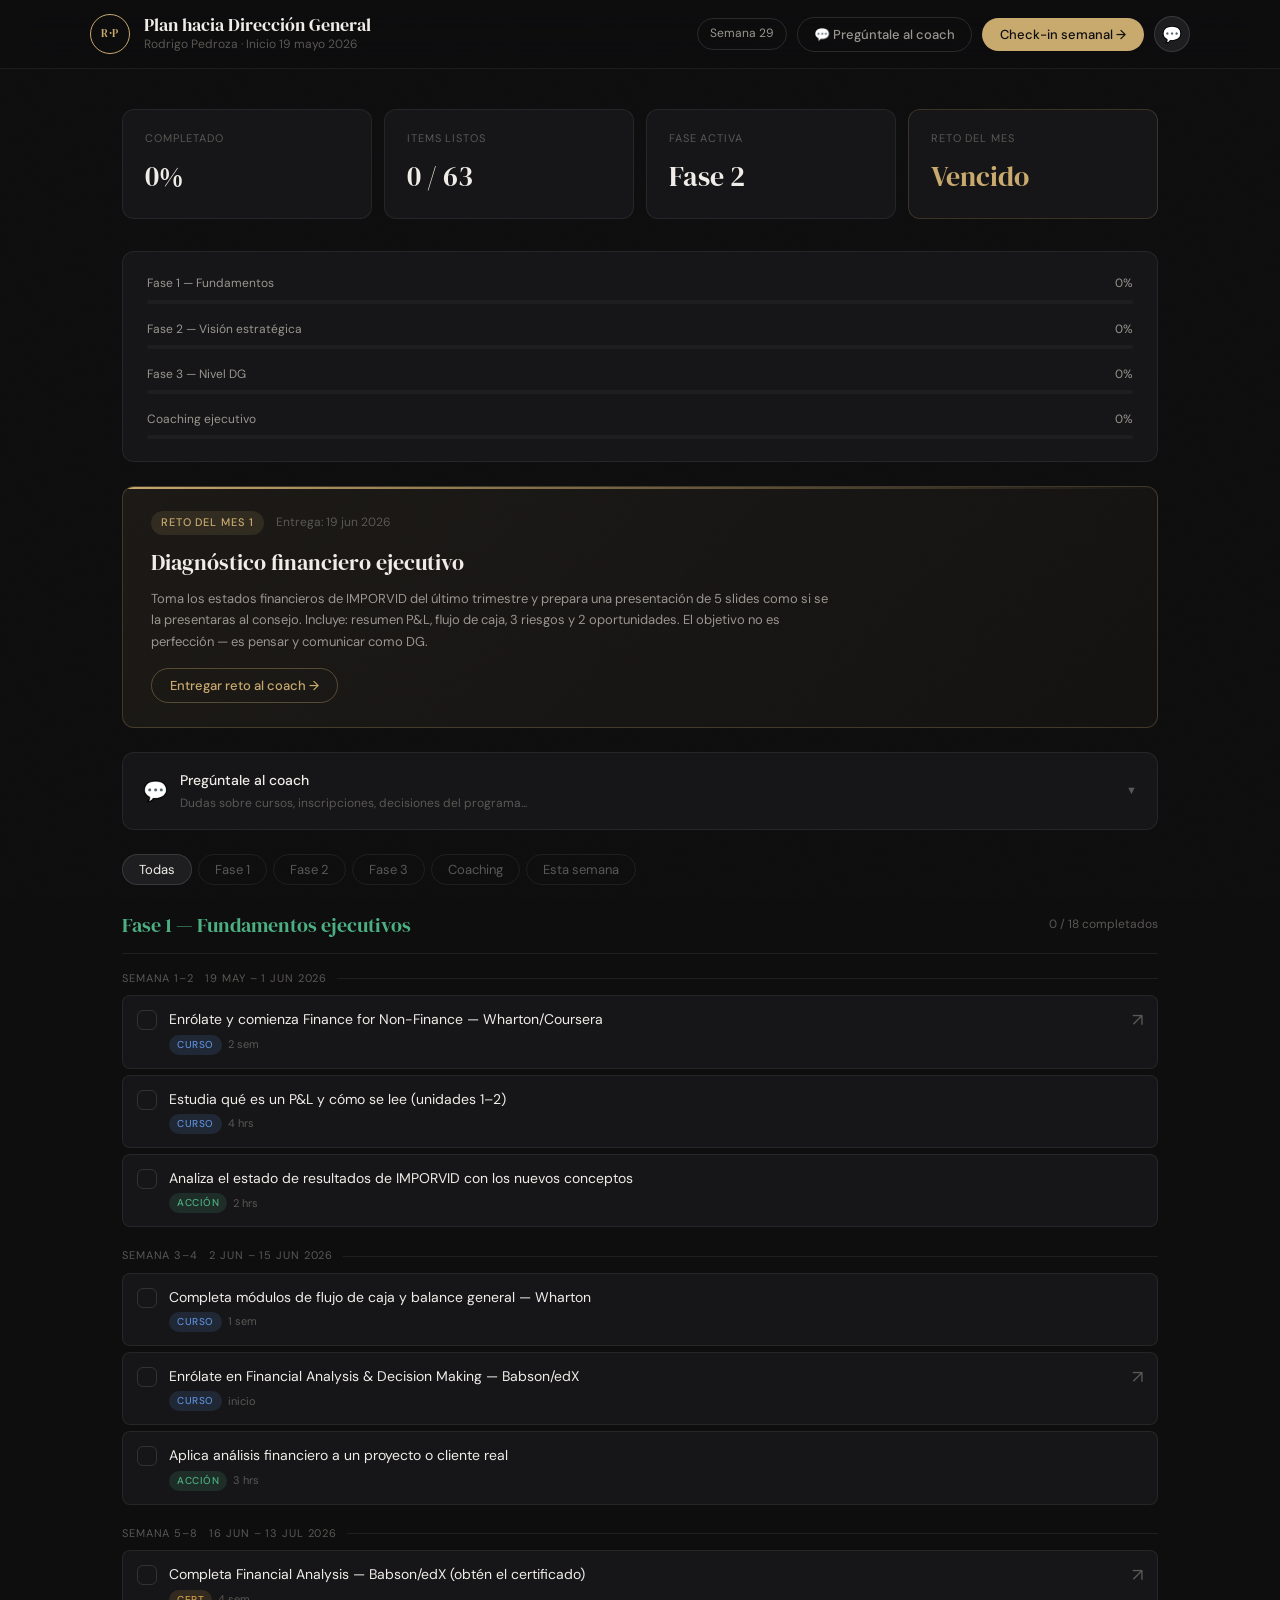
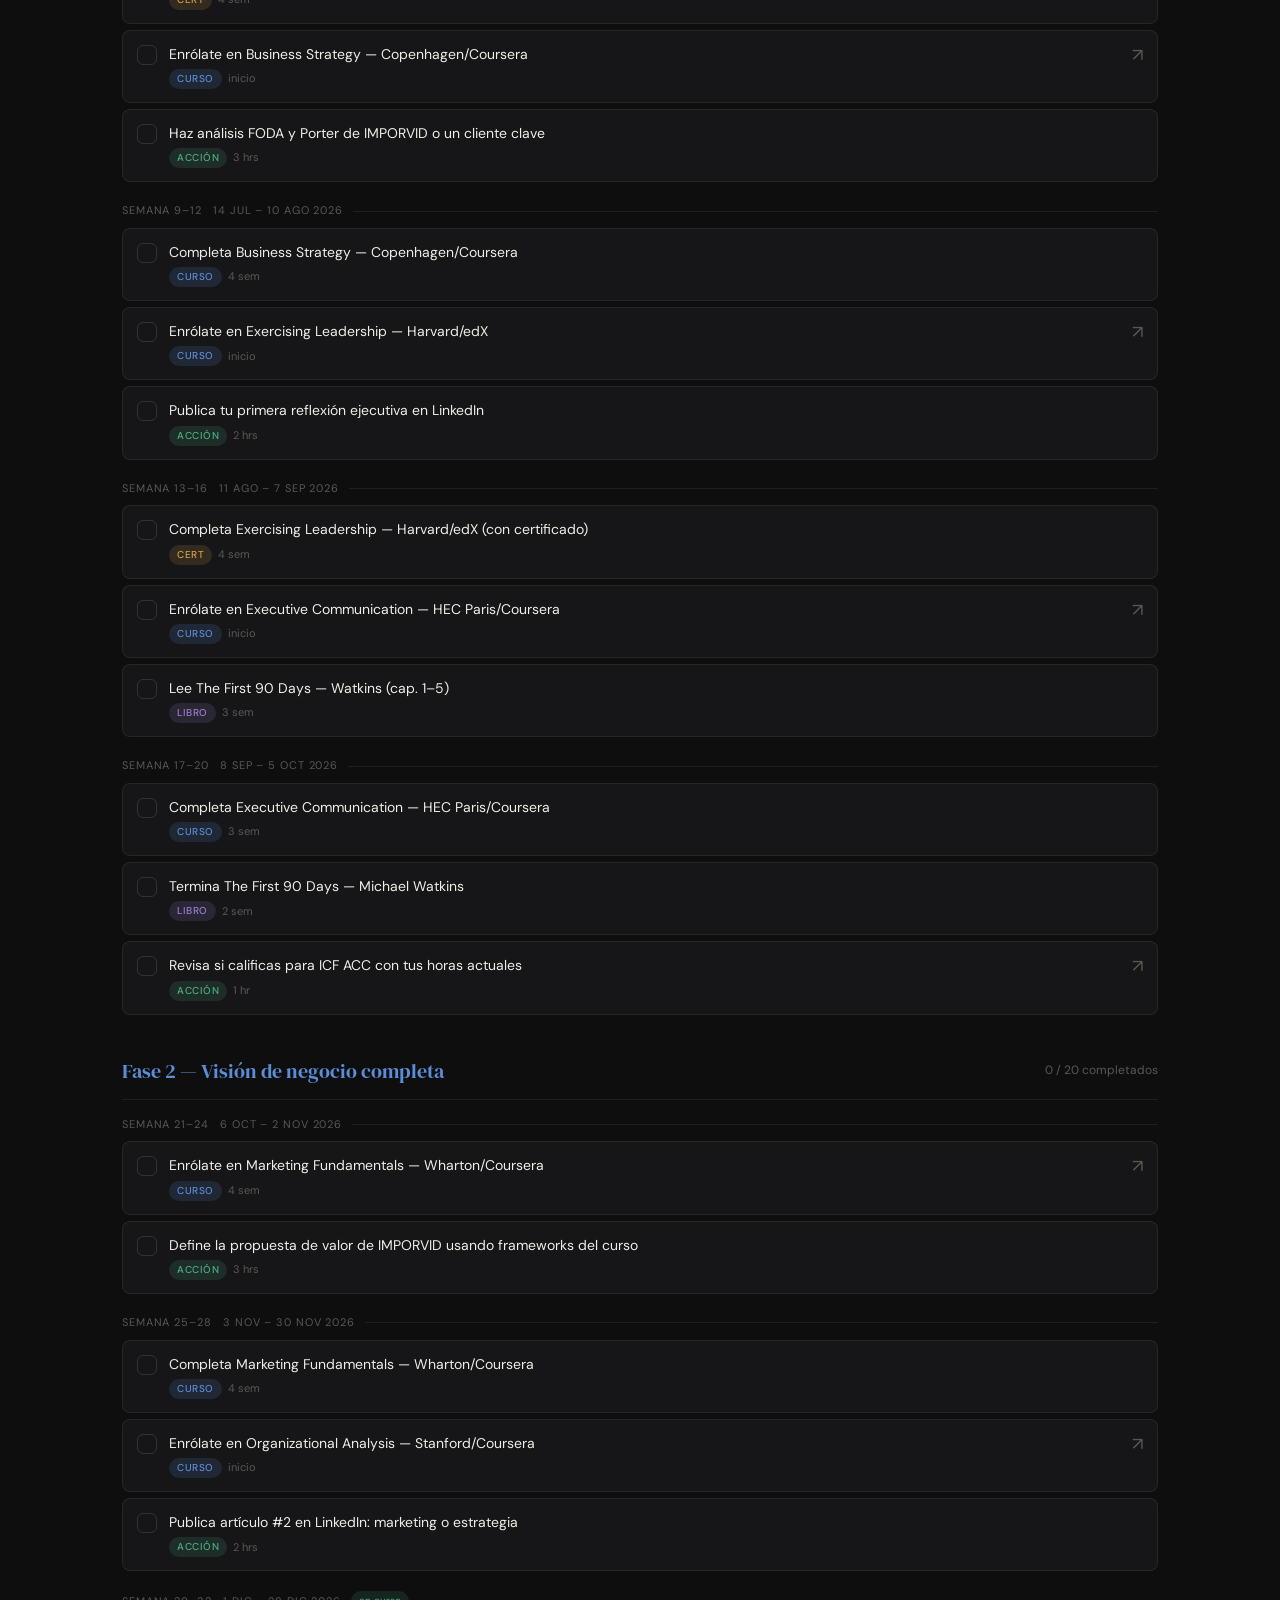
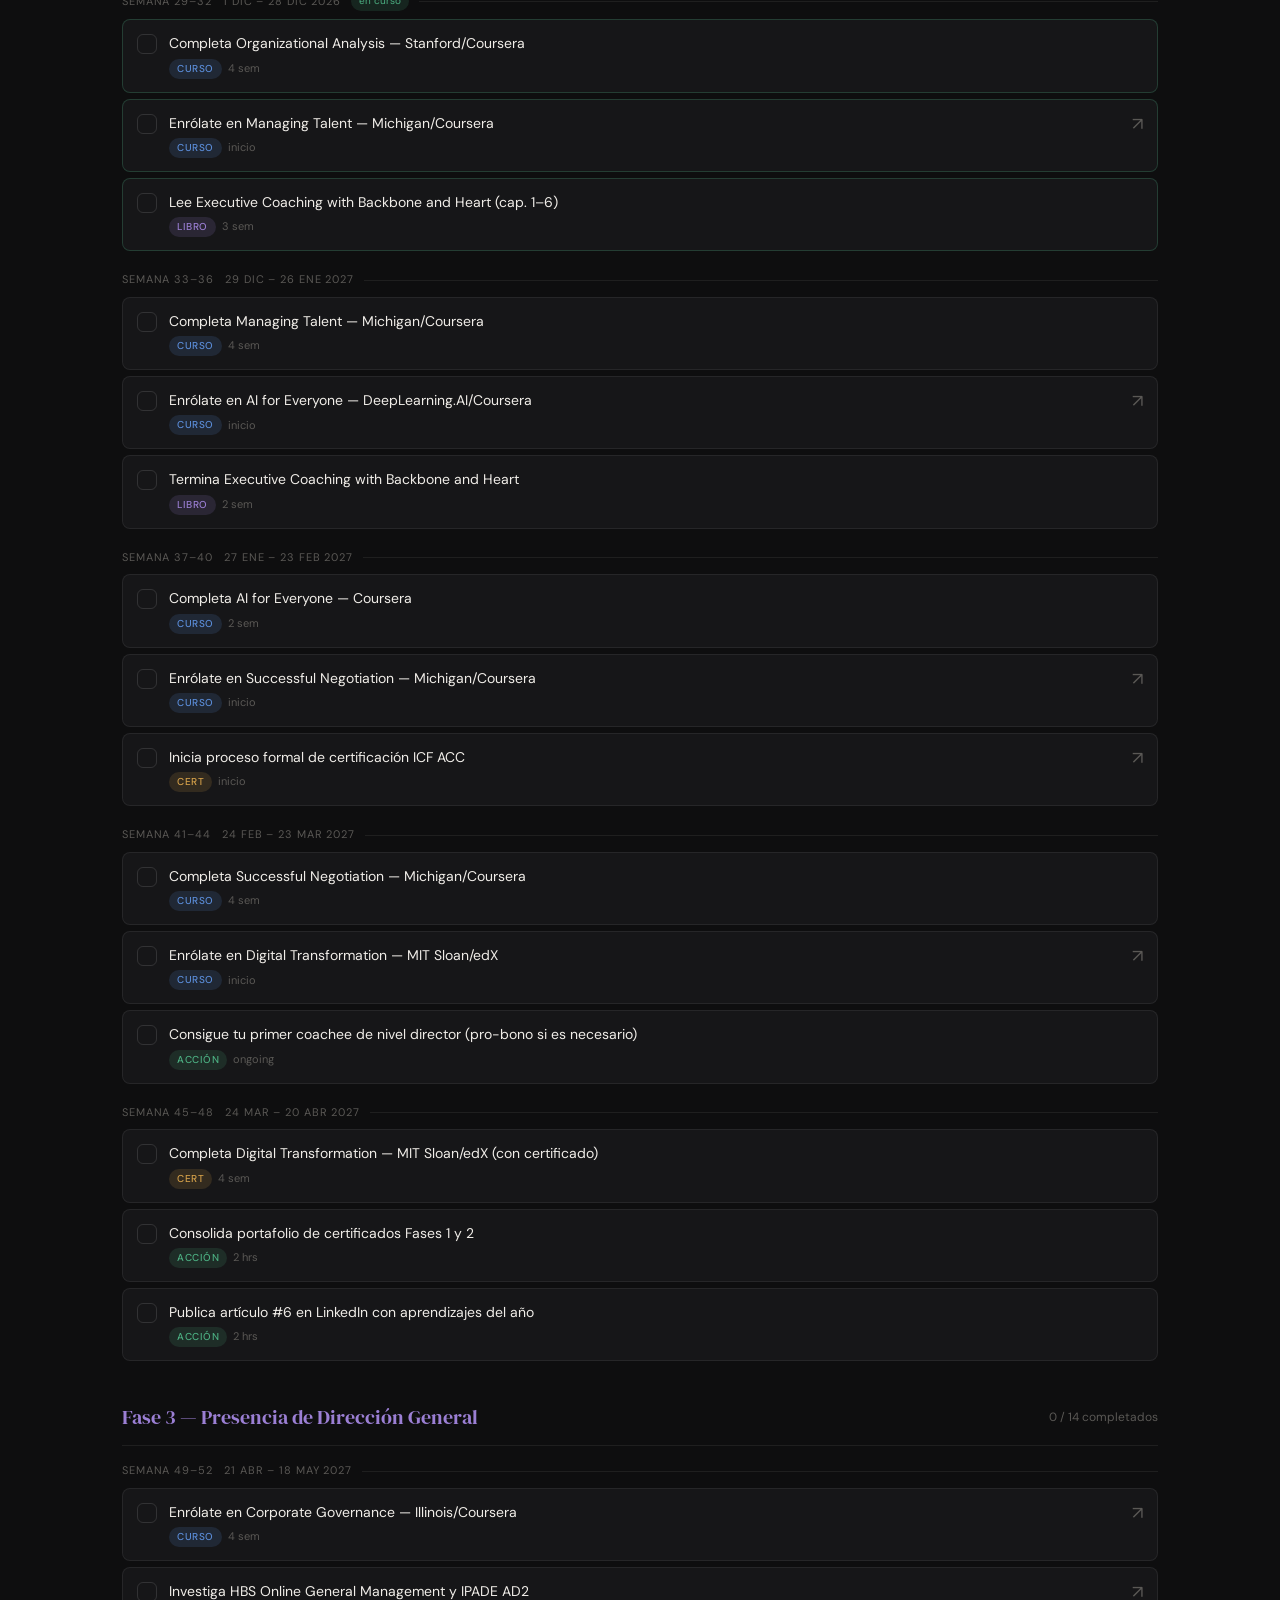
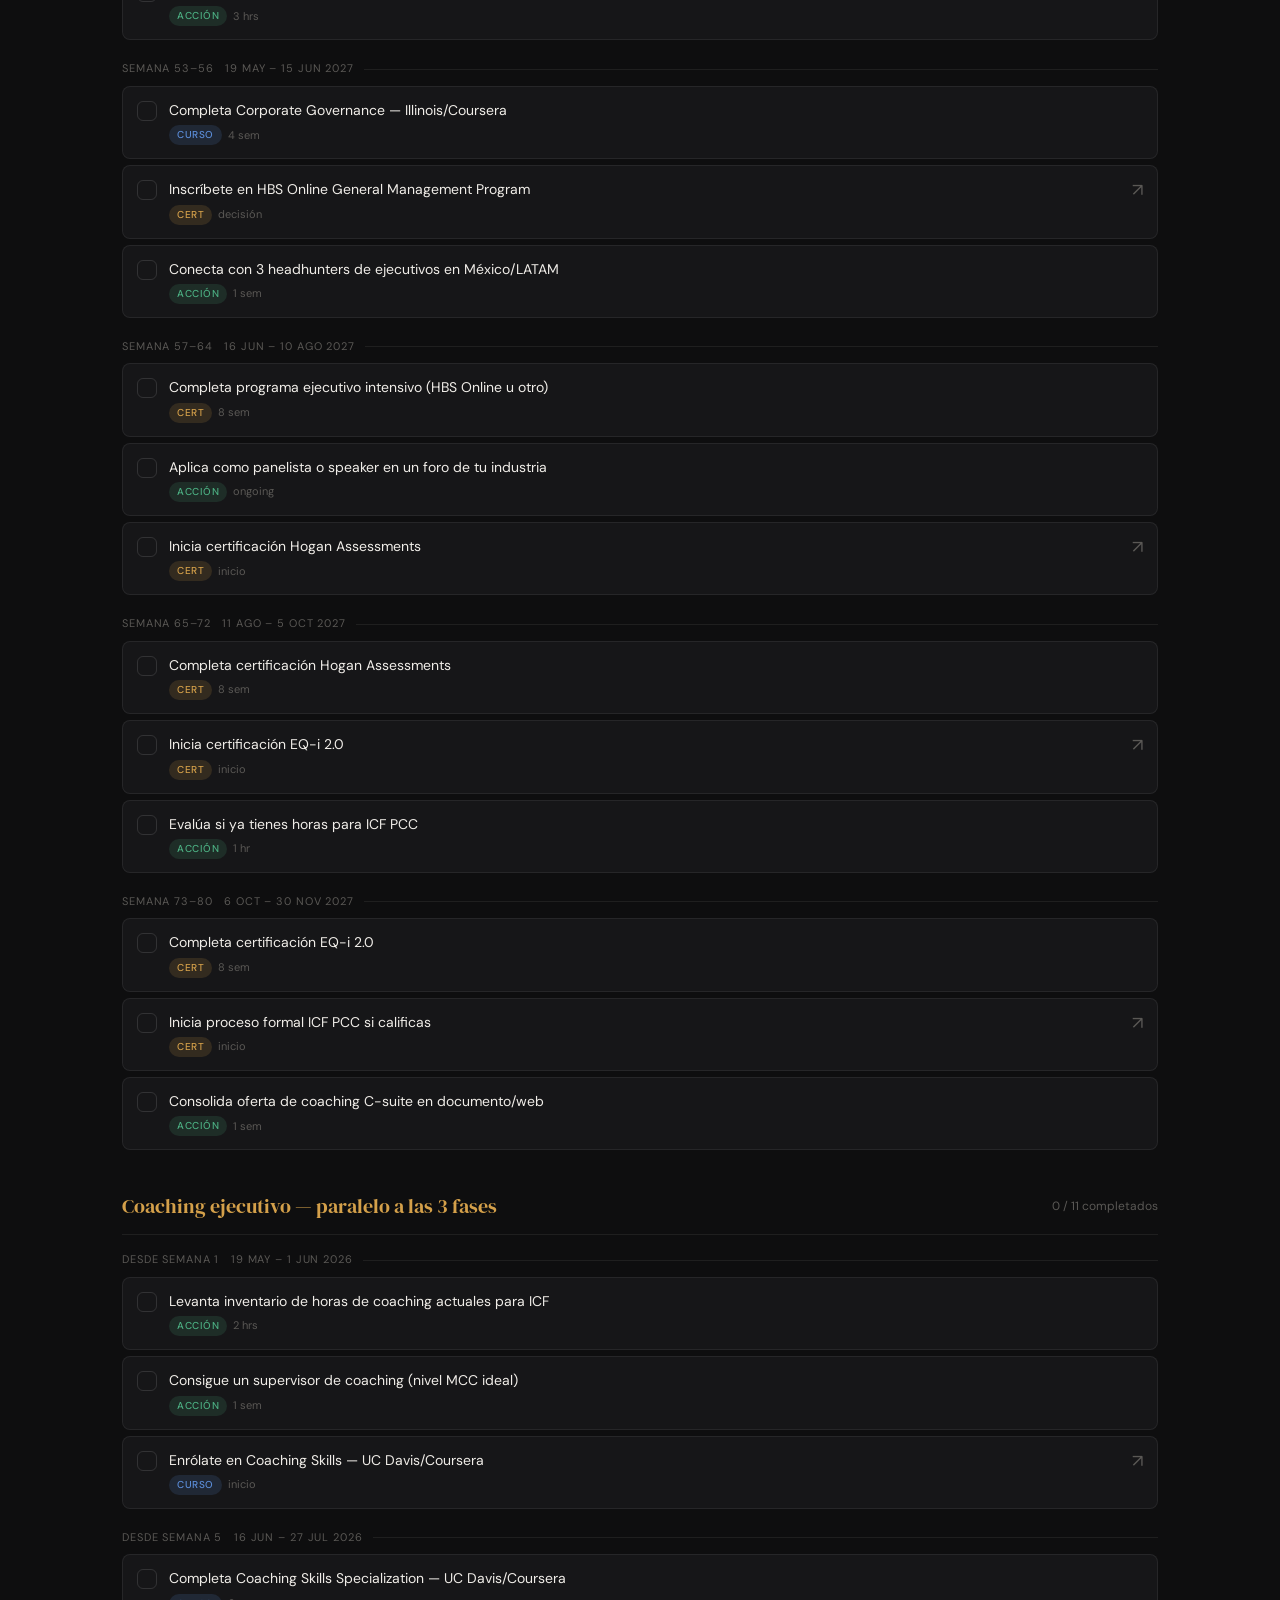
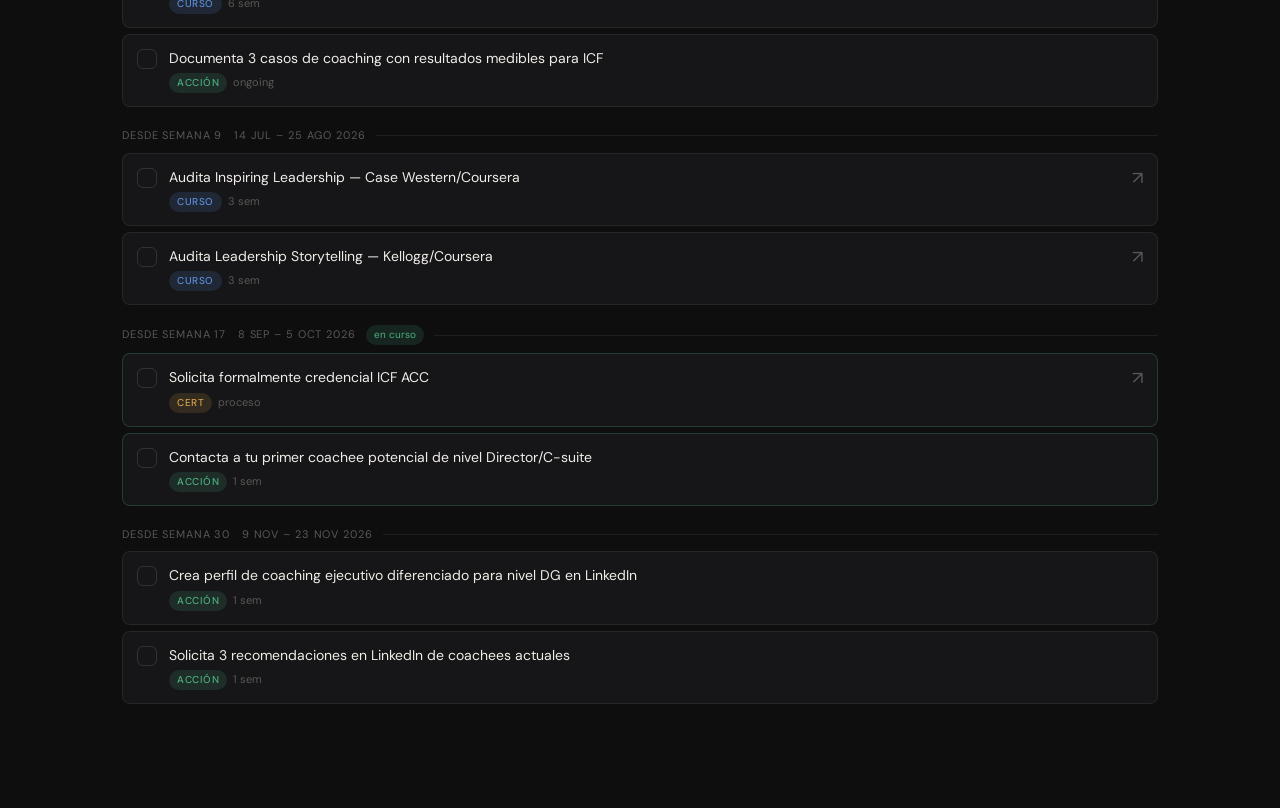
<file: index.html>
<!DOCTYPE html>
<html lang="es">
<head>
<meta charset="UTF-8">
<meta name="viewport" content="width=device-width, initial-scale=1.0">
<title>Plan DG — Rodrigo Pedroza</title>
<link rel="preconnect" href="https://fonts.googleapis.com">
<link href="https://fonts.googleapis.com/css2?family=DM+Serif+Display:ital@0;1&family=DM+Sans:wght@300;400;500;600&display=swap" rel="stylesheet">
<link rel="stylesheet" href="style.css">
</head>
<body>

<div class="grain"></div>

<header>
  <div class="header-inner">
    <div class="header-left">
      <span class="logo-mark">R·P</span>
      <div>
        <h1>Plan hacia Dirección General</h1>
        <p class="header-sub">Rodrigo Pedroza · Inicio 19 mayo 2026</p>
      </div>
    </div>
    <div class="header-right">
      <div class="week-pill">Semana <span id="current-week">—</span></div>
      <button class="asistente-trigger" onclick="openAsistente()">💬 Pregúntale al coach</button>
      <button class="checkin-trigger" onclick="openCheckin()">Check-in semanal →</button>
      <button class="ask-trigger" onclick="openAsk()" title="Pregúntale al coach">💬</button>
    </div>
  </div>
</header>

<main>

  <!-- KPI ROW -->
  <section class="kpi-row">
    <div class="kpi-card">
      <span class="kpi-label">Completado</span>
      <span class="kpi-val" id="kpi-pct">0%</span>
    </div>
    <div class="kpi-card">
      <span class="kpi-label">Items listos</span>
      <span class="kpi-val" id="kpi-done">0 / 42</span>
    </div>
    <div class="kpi-card">
      <span class="kpi-label">Fase activa</span>
      <span class="kpi-val" id="kpi-fase">Fase 1</span>
    </div>
    <div class="kpi-card kpi-reto">
      <span class="kpi-label">Reto del mes</span>
      <span class="kpi-val kpi-reto-val" id="kpi-reto-days">— días</span>
    </div>
  </section>

  <!-- PROGRESS BARS -->
  <section class="progress-section">
    <div class="prog-item">
      <div class="prog-meta"><span>Fase 1 — Fundamentos</span><span id="prog-f1-txt">0%</span></div>
      <div class="prog-track"><div class="prog-fill f1" id="prog-f1"></div></div>
    </div>
    <div class="prog-item">
      <div class="prog-meta"><span>Fase 2 — Visión estratégica</span><span id="prog-f2-txt">0%</span></div>
      <div class="prog-track"><div class="prog-fill f2" id="prog-f2"></div></div>
    </div>
    <div class="prog-item">
      <div class="prog-meta"><span>Fase 3 — Nivel DG</span><span id="prog-f3-txt">0%</span></div>
      <div class="prog-track"><div class="prog-fill f3" id="prog-f3"></div></div>
    </div>
    <div class="prog-item">
      <div class="prog-meta"><span>Coaching ejecutivo</span><span id="prog-co-txt">0%</span></div>
      <div class="prog-track"><div class="prog-fill co" id="prog-co"></div></div>
    </div>
  </section>

  <!-- RETO MENSUAL -->
  <section class="reto-section" id="reto-block">
    <div class="reto-header">
      <span class="reto-tag">Reto del mes 1</span>
      <span class="reto-deadline" id="reto-deadline">Entrega: 19 jun 2026</span>
    </div>
    <h2 class="reto-title">Diagnóstico financiero ejecutivo</h2>
    <p class="reto-desc">Toma los estados financieros de IMPORVID del último trimestre y prepara una presentación de 5 slides como si se la presentaras al consejo. Incluye: resumen P&L, flujo de caja, 3 riesgos y 2 oportunidades. El objetivo no es perfección — es pensar y comunicar como DG.</p>
    <button class="reto-submit-btn" onclick="openReto()">Entregar reto al coach →</button>
  </section>

  <!-- ASISTENTE FLOTANTE -->
  <section class="ask-section">
    <div class="ask-header" onclick="toggleAskSection()">
      <div class="ask-header-left">
        <span class="ask-icon">💬</span>
        <div>
          <div class="ask-title">Pregúntale al coach</div>
          <div class="ask-subtitle">Dudas sobre cursos, inscripciones, decisiones del programa...</div>
        </div>
      </div>
      <span class="ask-chevron" id="ask-chevron">▼</span>
    </div>

    <div class="ask-body" id="ask-body">
      <div class="ask-suggestions">
        <span class="ask-chip" onclick="fillQuestion('¿Cómo me inscribo al curso de Wharton en Coursera sin pagar?')">¿Cómo auditar un curso gratis en Coursera?</span>
        <span class="ask-chip" onclick="fillQuestion('¿Cuánto tiempo necesito por semana para el curso de Wharton Finance?')">¿Cuánto tiempo necesito por semana?</span>
        <span class="ask-chip" onclick="fillQuestion('¿Vale la pena pagar el certificado de Coursera o solo auditar?')">¿Vale la pena pagar el certificado?</span>
        <span class="ask-chip" onclick="fillQuestion('¿Cómo cuento mis horas actuales de coaching para la certificación ICF ACC?')">¿Cómo cuento mis horas para ICF?</span>
        <span class="ask-chip" onclick="fillQuestion('Quiero empezar con el reto mensual del diagnóstico financiero, ¿por dónde comienzo?')">¿Por dónde empiezo el reto del mes?</span>
      </div>

      <div class="ask-input-row">
        <textarea id="ask-input" placeholder="Escribe tu duda aquí... ej: me sale una pantalla de pago en Coursera, ¿qué hago?" rows="2"></textarea>
        <button class="ask-send-btn" id="ask-send-btn" onclick="submitAsk()">
          <span id="ask-btn-text">→</span>
          <span id="ask-spinner" class="spinner hidden"></span>
        </button>
      </div>

      <div class="ask-conversation" id="ask-conversation"></div>
    </div>
  </section>

  <!-- TABS -->
  <div class="tabs-row">
    <button class="tab active" data-phase="all">Todas</button>
    <button class="tab" data-phase="f1">Fase 1</button>
    <button class="tab" data-phase="f2">Fase 2</button>
    <button class="tab" data-phase="f3">Fase 3</button>
    <button class="tab" data-phase="co">Coaching</button>
    <button class="tab" data-phase="now">Esta semana</button>
  </div>

  <!-- CHECKLIST -->
  <section class="checklist-section" id="checklist-container">
    <!-- rendered by JS -->
  </section>

</main>

<!-- CHECK-IN MODAL -->
<div class="modal-overlay" id="checkin-modal">
  <div class="modal">
    <button class="modal-close" onclick="closeCheckin()">✕</button>
    <h2 class="modal-title">Check-in semanal</h2>
    <p class="modal-sub">Semana <span id="modal-week-num">1</span> · <span id="modal-week-dates"></span></p>

    <div class="questions">
      <div class="q-block">
        <label class="q-label"><span class="q-num">01</span>¿Qué completaste esta semana?</label>
        <textarea id="q1" placeholder="Cursos, lecturas, acciones que terminaste..."></textarea>
      </div>
      <div class="q-block">
        <label class="q-label"><span class="q-num">02</span>¿Qué no pudiste hacer y por qué?</label>
        <textarea id="q2" placeholder="Bloqueos, imprevistos, falta de tiempo..."></textarea>
      </div>
      <div class="q-block">
        <label class="q-label"><span class="q-num">03</span>¿Qué insight ejecutivo te llevas?</label>
        <textarea id="q3" placeholder="Algo que entendiste diferente, una idea que conectaste..."></textarea>
      </div>
      <div class="q-block">
        <label class="q-label"><span class="q-num">04</span>¿Cómo lo aplicaste en tu trabajo real?</label>
        <textarea id="q4" placeholder="En IMPORVID, HUERPEL, coaching con clientes..."></textarea>
      </div>
    </div>

    <button class="modal-submit" id="checkin-submit-btn" onclick="submitCheckin()">
      <span id="checkin-btn-text">Enviar al coach</span>
      <span id="checkin-spinner" class="spinner hidden"></span>
    </button>

    <div class="coach-response hidden" id="coach-response">
      <div class="coach-avatar">Coach</div>
      <div class="coach-bubble" id="coach-bubble"></div>
    </div>
  </div>
</div>

<!-- RETO MODAL -->
<div class="modal-overlay" id="reto-modal">
  <div class="modal">
    <button class="modal-close" onclick="closeReto()">✕</button>
    <h2 class="modal-title">Entregar reto mensual</h2>
    <p class="modal-sub">Reto 1 — Diagnóstico financiero ejecutivo</p>
    <div class="q-block">
      <label class="q-label"><span class="q-num">→</span>Describe o comparte tu trabajo</label>
      <textarea id="reto-input" rows="6" placeholder="Describe qué hiciste, qué encontraste, qué fue difícil, qué conclusiones sacaste. Si tienes slides, pega el link de Drive aquí."></textarea>
    </div>
    <button class="modal-submit" id="reto-submit-btn" onclick="submitReto()">
      <span id="reto-btn-text">Enviar al coach</span>
      <span id="reto-spinner" class="spinner hidden"></span>
    </button>
    <div class="coach-response hidden" id="reto-response">
      <div class="coach-avatar">Coach</div>
      <div class="coach-bubble" id="reto-bubble"></div>
    </div>
  </div>
</div>

<!-- ASISTENTE MODAL -->
<div class="modal-overlay" id="asistente-modal">
  <div class="modal asistente-modal-inner">
    <button class="modal-close" onclick="closeAsistente()">✕</button>
    <h2 class="modal-title">Asistente del programa</h2>
    <p class="modal-sub">Pregúntame cualquier duda sobre tu plan de desarrollo, los cursos, cómo inscribirte, o qué hacer en cada etapa.</p>

    <div class="chat-history" id="chat-history">
      <div class="chat-msg coach-msg">
        <div class="coach-avatar">Coach</div>
        <div class="coach-bubble">Hola Rodrigo. Estoy aquí para resolver cualquier duda sobre tu programa — desde cómo inscribirte a un curso hasta qué hacer si te atascas en alguna fase. ¿En qué te ayudo?</div>
      </div>
    </div>

    <div class="chat-input-row">
      <textarea id="asistente-input" placeholder="Escribe tu pregunta aquí..." rows="2" onkeydown="handleAsisteEnter(event)"></textarea>
      <button class="send-btn" id="asistente-send" onclick="sendAsistente()">
        <span id="send-text">↑</span>
        <span id="send-spinner" class="spinner hidden"></span>
      </button>
    </div>

    <div class="chat-suggestions">
      <span class="sugg-label">Preguntas frecuentes:</span>
      <button class="sugg-btn" onclick="askSugg('¿Cómo me inscribo gratis al curso de Wharton Finance en Coursera?')">¿Cómo me inscribo gratis en Coursera?</button>
      <button class="sugg-btn" onclick="askSugg('¿Cuántas horas a la semana necesito para la Fase 1?')">¿Cuántas horas por semana?</button>
      <button class="sugg-btn" onclick="askSugg('¿Qué diferencia hay entre auditar y pagar el certificado en Coursera?')">¿Auditar vs pagar certificado?</button>
      <button class="sugg-btn" onclick="askSugg('¿Qué cursos puedo tomar en paralelo para avanzar más rápido?')">¿Puedo tomar cursos en paralelo?</button>
      <button class="sugg-btn" onclick="askSugg('¿Cómo califico para el ICF ACC con mis horas actuales de coaching?')">¿Cómo califico para ICF ACC?</button>
    </div>
  </div>
</div>

<script src="data.js"></script>
<script src="app.js"></script>
</body>
</html>
</file>
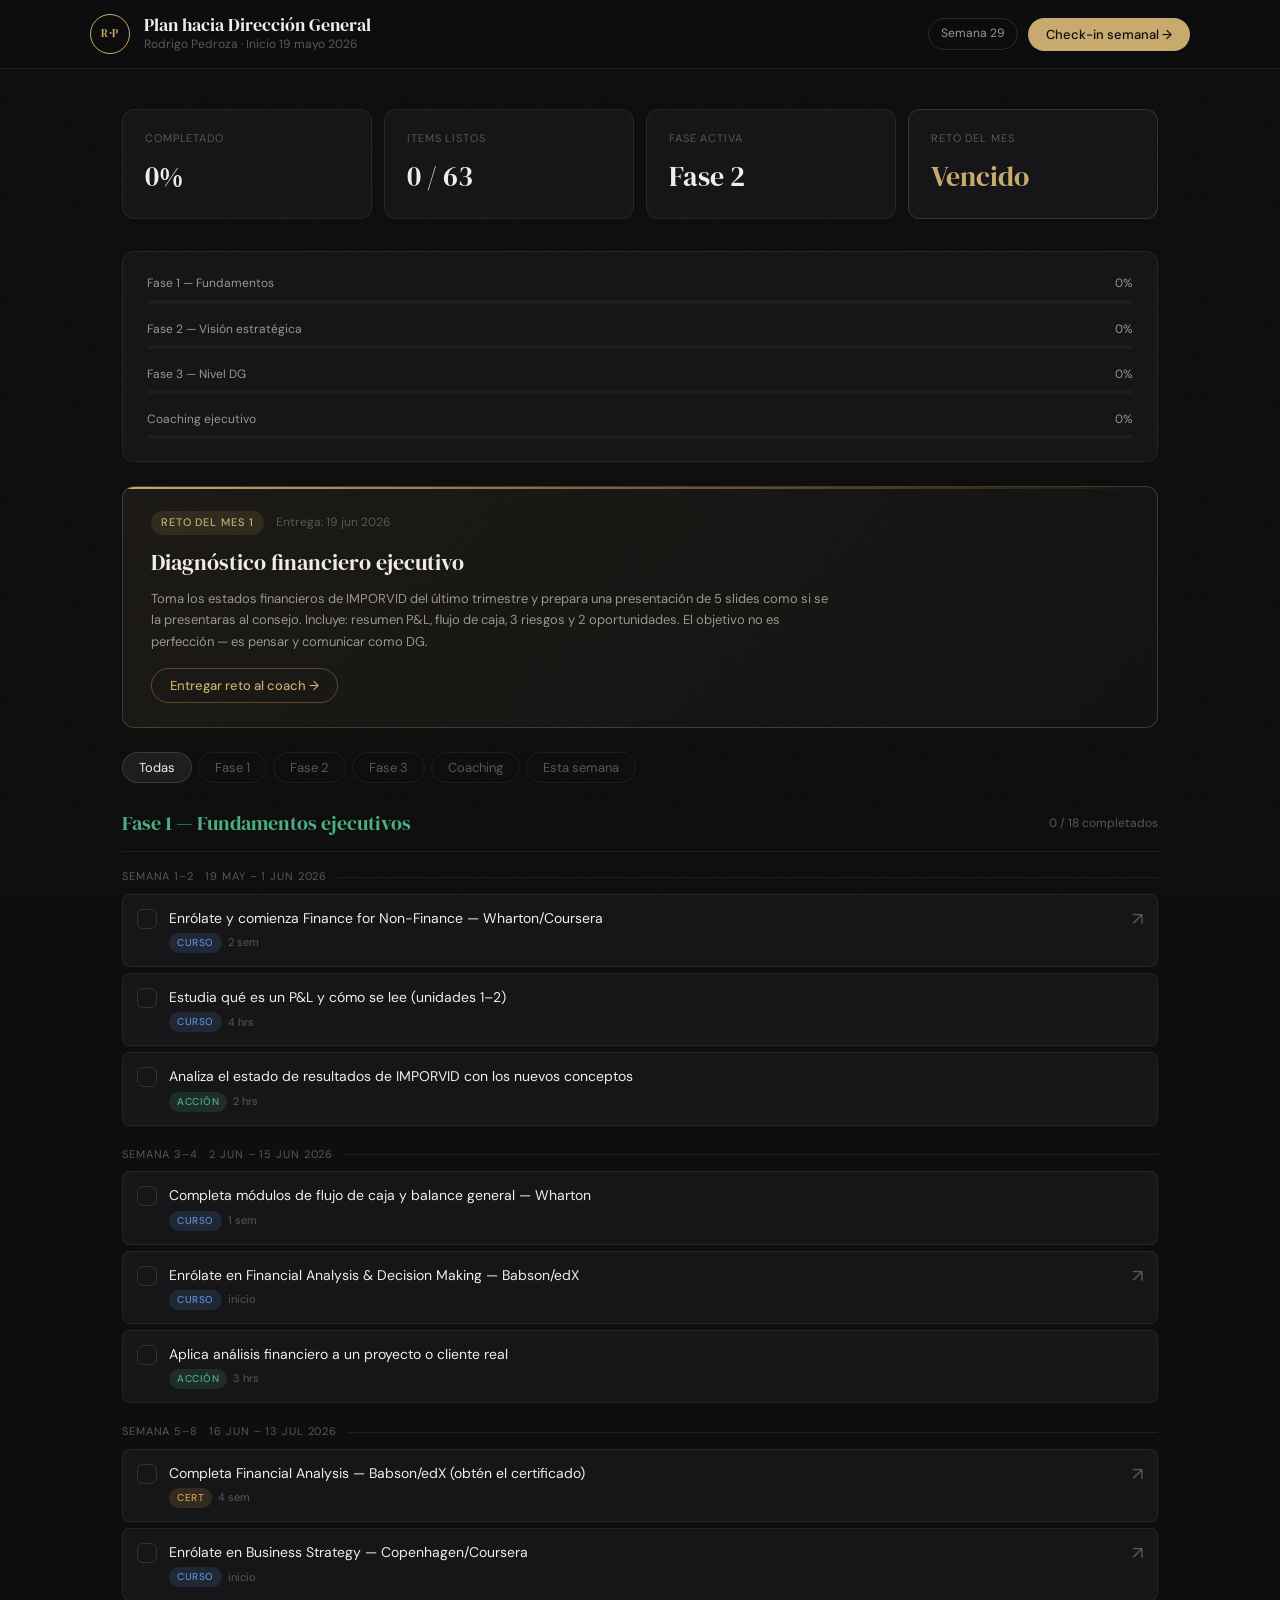
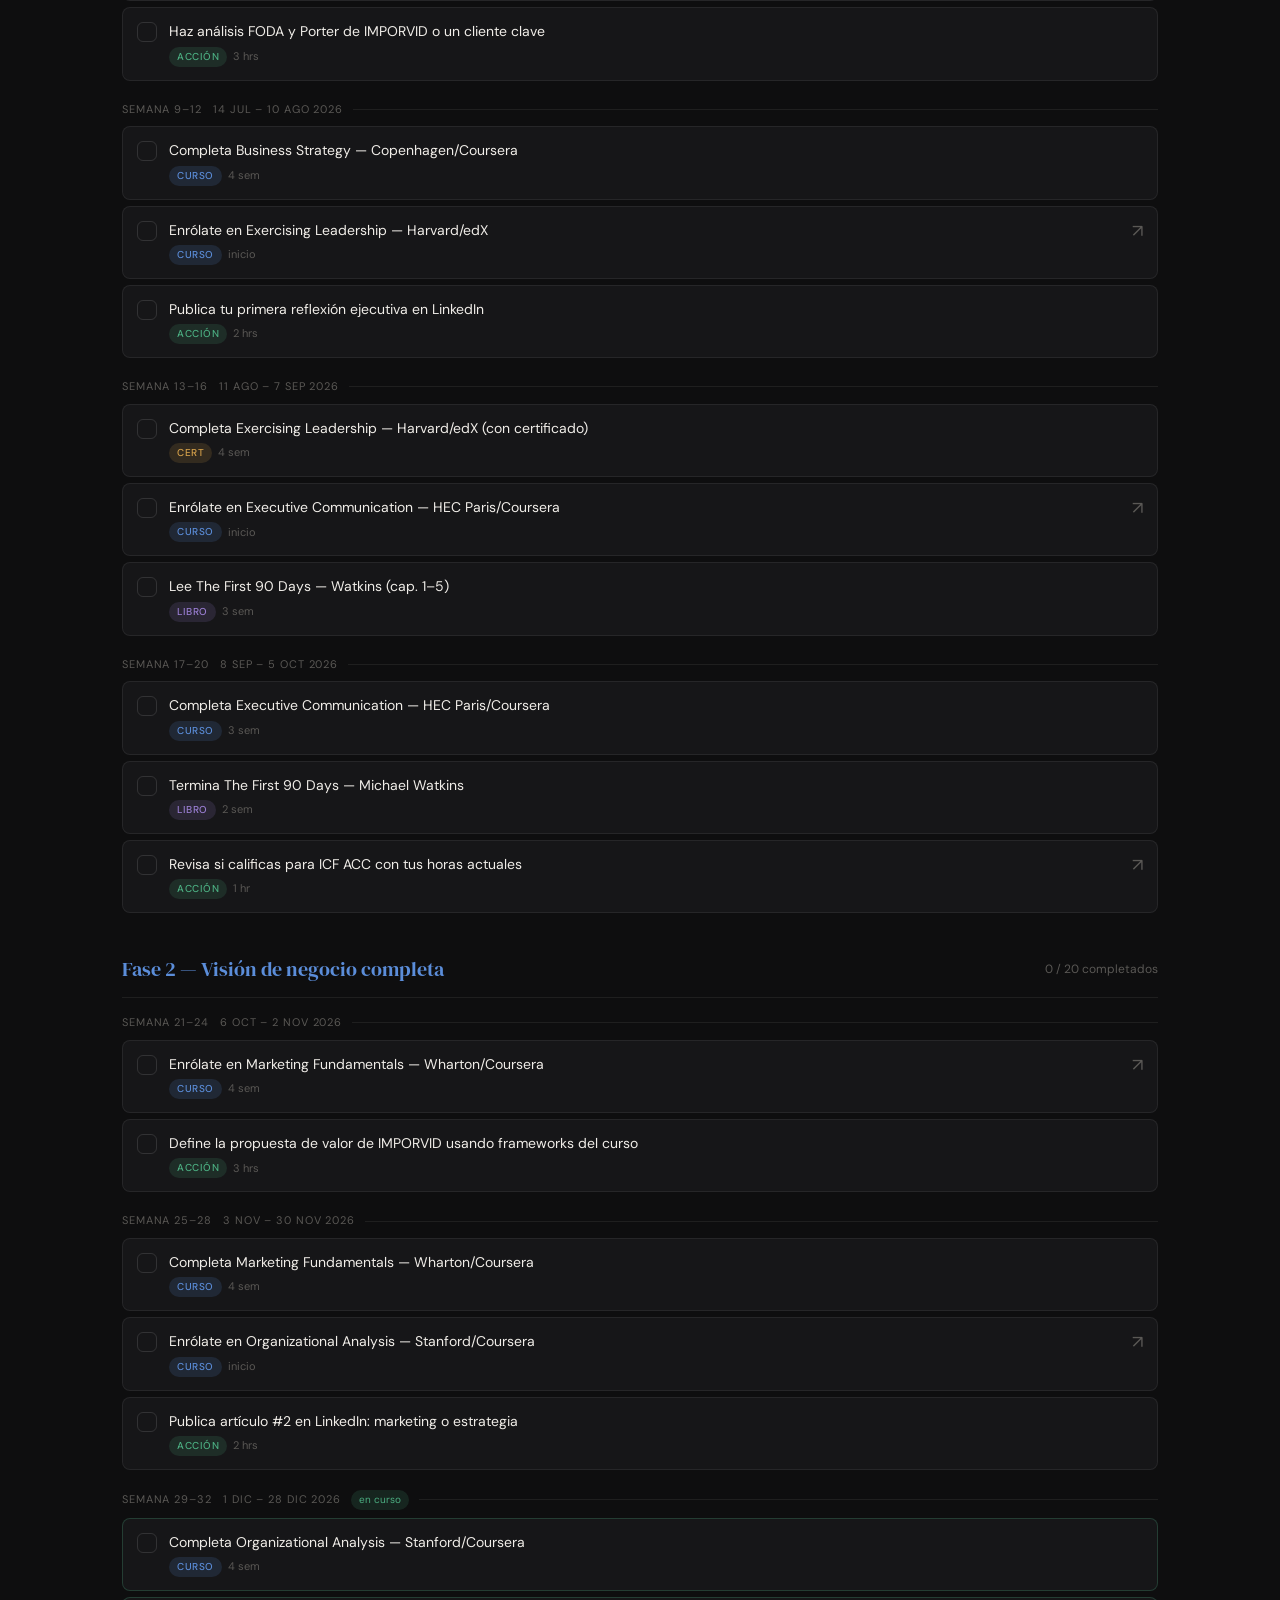
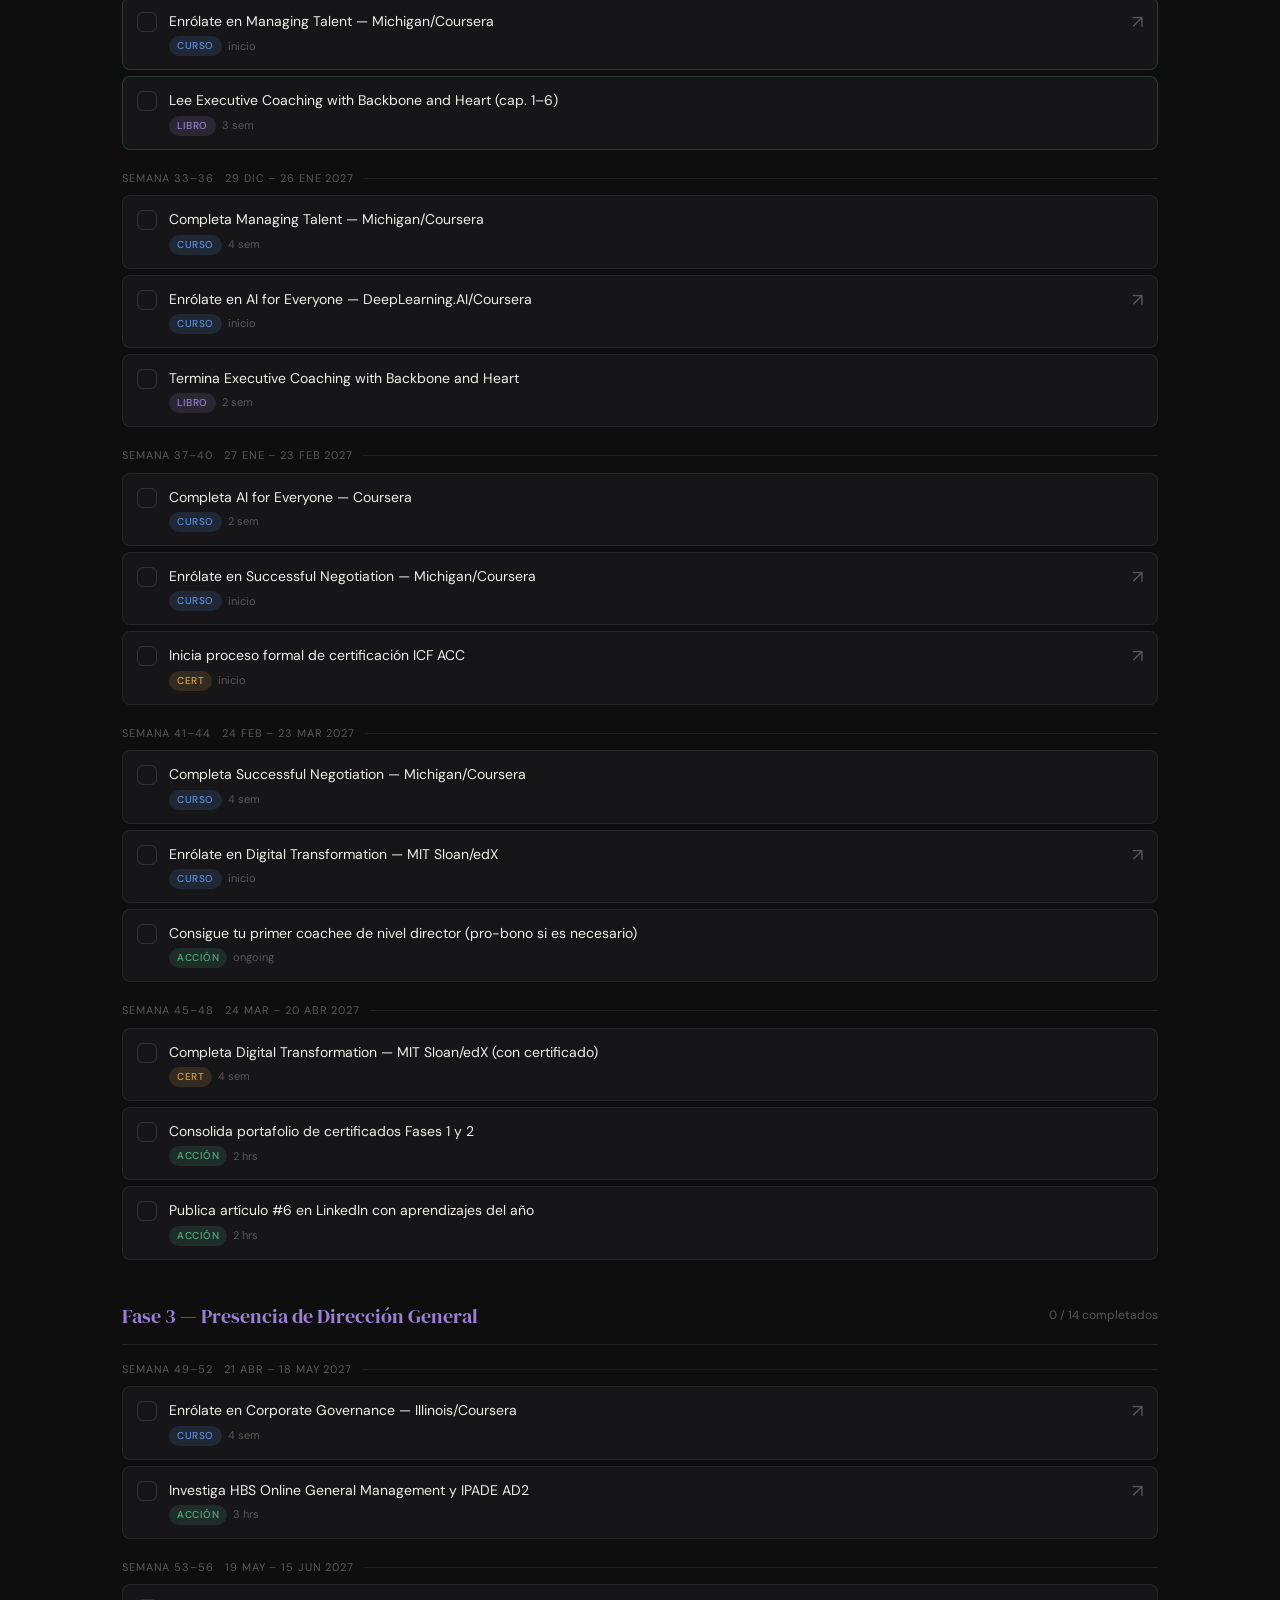
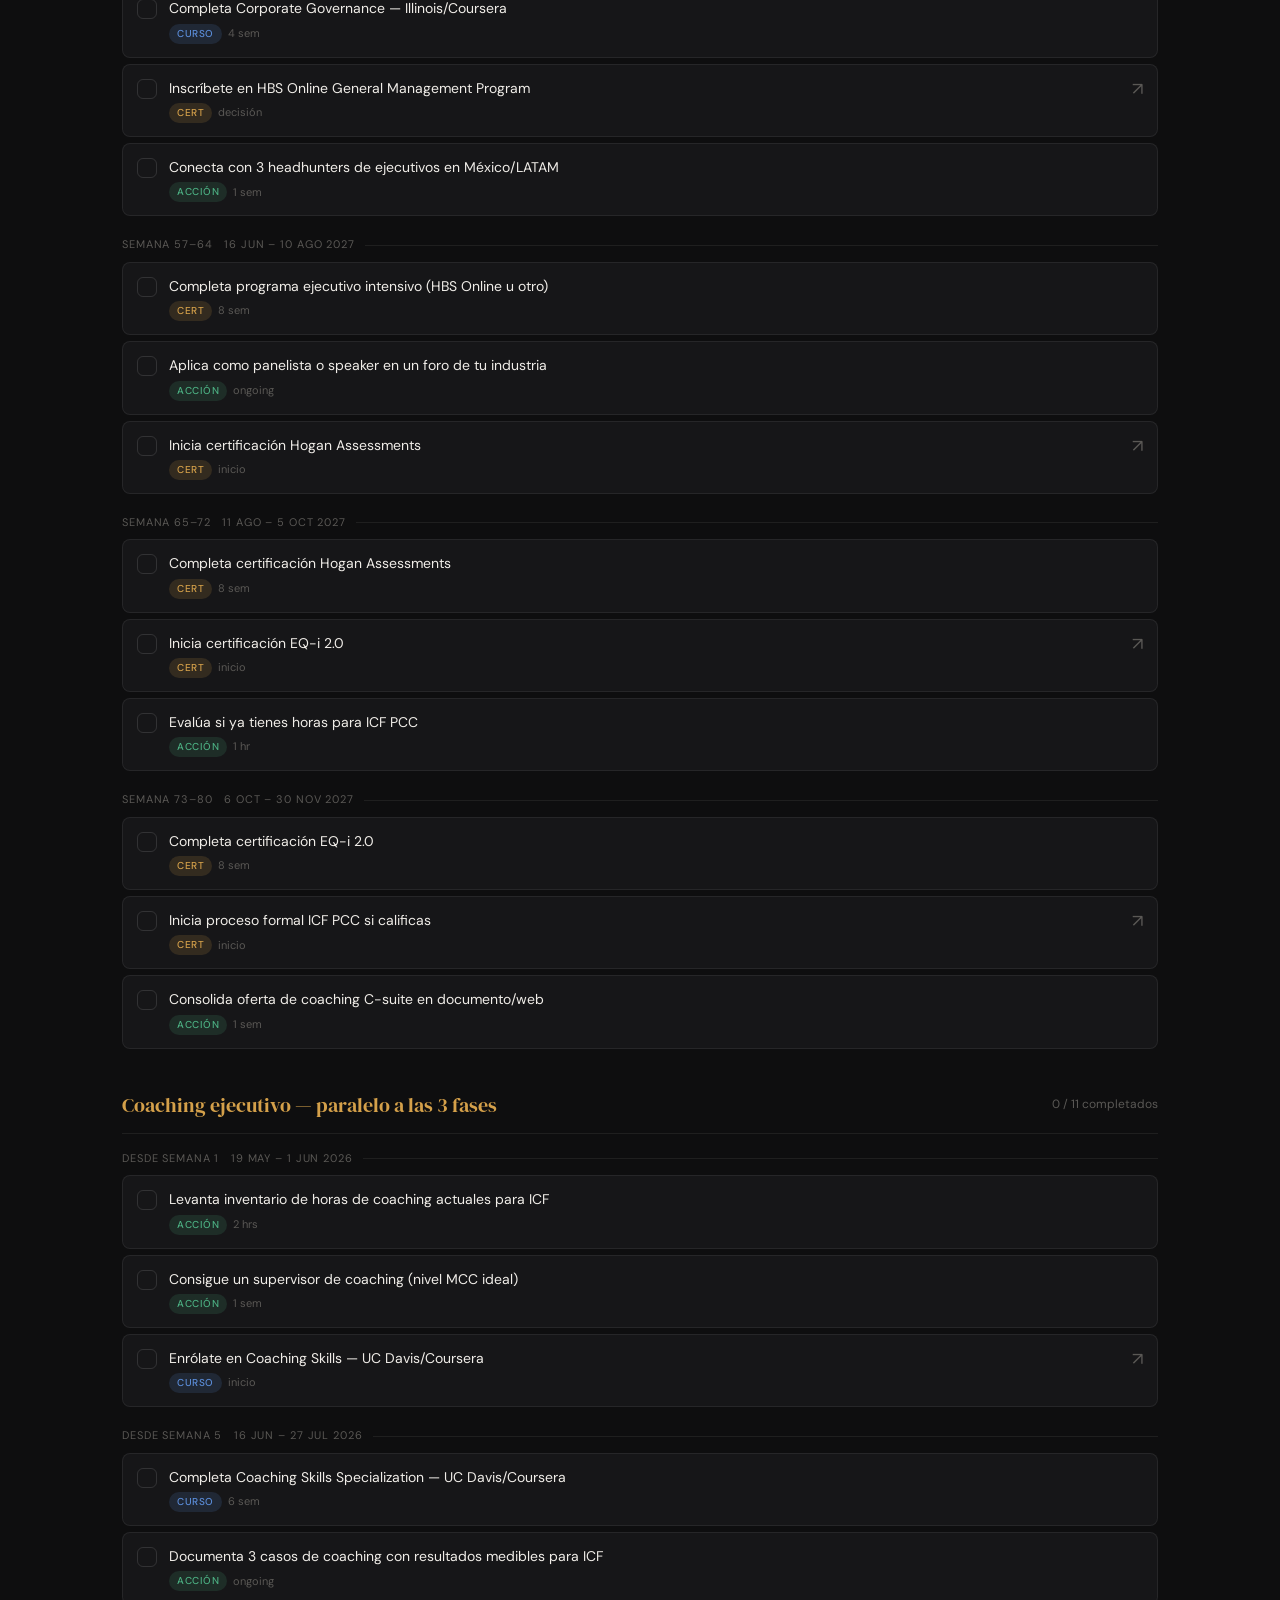
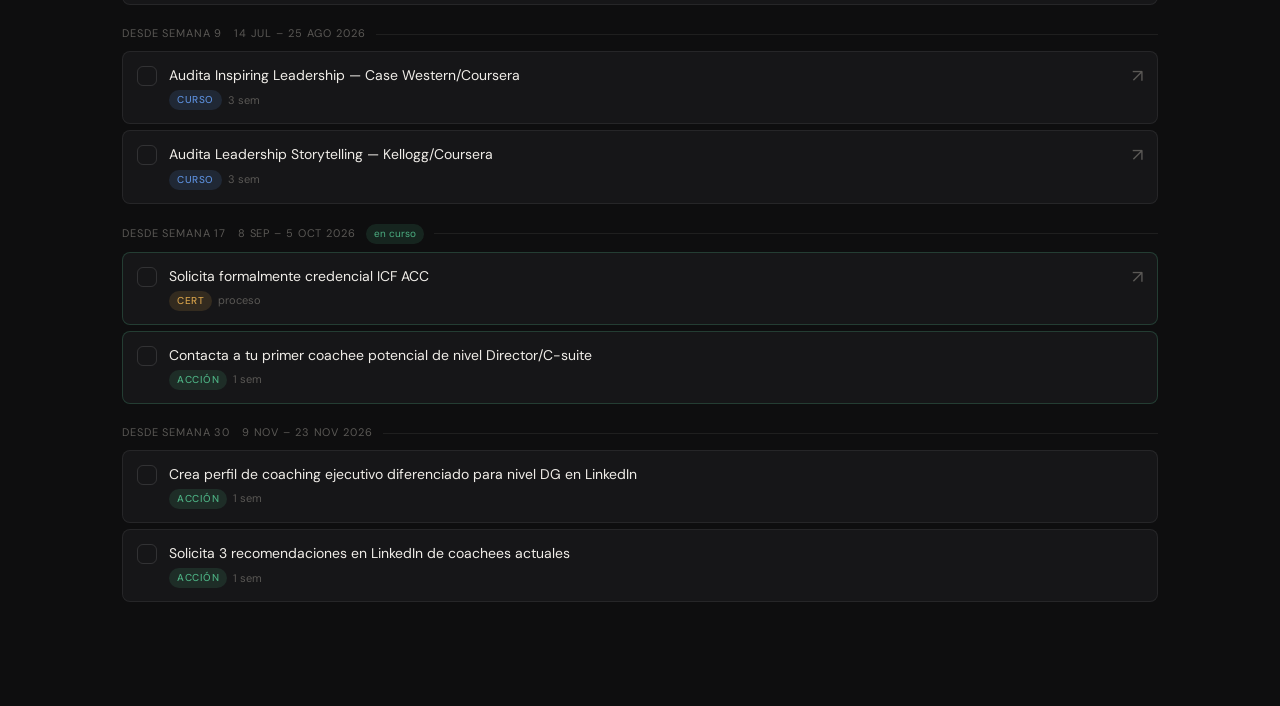
<file: dev-tracker/index.html>
<!DOCTYPE html>
<html lang="es">
<head>
<meta charset="UTF-8">
<meta name="viewport" content="width=device-width, initial-scale=1.0">
<title>Plan DG — Rodrigo Pedroza</title>
<link rel="preconnect" href="https://fonts.googleapis.com">
<link href="https://fonts.googleapis.com/css2?family=DM+Serif+Display:ital@0;1&family=DM+Sans:wght@300;400;500;600&display=swap" rel="stylesheet">
<link rel="stylesheet" href="style.css">
</head>
<body>

<div class="grain"></div>

<header>
  <div class="header-inner">
    <div class="header-left">
      <span class="logo-mark">R·P</span>
      <div>
        <h1>Plan hacia Dirección General</h1>
        <p class="header-sub">Rodrigo Pedroza · Inicio 19 mayo 2026</p>
      </div>
    </div>
    <div class="header-right">
      <div class="week-pill">Semana <span id="current-week">—</span></div>
      <button class="checkin-trigger" onclick="openCheckin()">Check-in semanal →</button>
    </div>
  </div>
</header>

<main>

  <!-- KPI ROW -->
  <section class="kpi-row">
    <div class="kpi-card">
      <span class="kpi-label">Completado</span>
      <span class="kpi-val" id="kpi-pct">0%</span>
    </div>
    <div class="kpi-card">
      <span class="kpi-label">Items listos</span>
      <span class="kpi-val" id="kpi-done">0 / 42</span>
    </div>
    <div class="kpi-card">
      <span class="kpi-label">Fase activa</span>
      <span class="kpi-val" id="kpi-fase">Fase 1</span>
    </div>
    <div class="kpi-card kpi-reto">
      <span class="kpi-label">Reto del mes</span>
      <span class="kpi-val kpi-reto-val" id="kpi-reto-days">— días</span>
    </div>
  </section>

  <!-- PROGRESS BARS -->
  <section class="progress-section">
    <div class="prog-item">
      <div class="prog-meta"><span>Fase 1 — Fundamentos</span><span id="prog-f1-txt">0%</span></div>
      <div class="prog-track"><div class="prog-fill f1" id="prog-f1"></div></div>
    </div>
    <div class="prog-item">
      <div class="prog-meta"><span>Fase 2 — Visión estratégica</span><span id="prog-f2-txt">0%</span></div>
      <div class="prog-track"><div class="prog-fill f2" id="prog-f2"></div></div>
    </div>
    <div class="prog-item">
      <div class="prog-meta"><span>Fase 3 — Nivel DG</span><span id="prog-f3-txt">0%</span></div>
      <div class="prog-track"><div class="prog-fill f3" id="prog-f3"></div></div>
    </div>
    <div class="prog-item">
      <div class="prog-meta"><span>Coaching ejecutivo</span><span id="prog-co-txt">0%</span></div>
      <div class="prog-track"><div class="prog-fill co" id="prog-co"></div></div>
    </div>
  </section>

  <!-- RETO MENSUAL -->
  <section class="reto-section" id="reto-block">
    <div class="reto-header">
      <span class="reto-tag">Reto del mes 1</span>
      <span class="reto-deadline" id="reto-deadline">Entrega: 19 jun 2026</span>
    </div>
    <h2 class="reto-title">Diagnóstico financiero ejecutivo</h2>
    <p class="reto-desc">Toma los estados financieros de IMPORVID del último trimestre y prepara una presentación de 5 slides como si se la presentaras al consejo. Incluye: resumen P&L, flujo de caja, 3 riesgos y 2 oportunidades. El objetivo no es perfección — es pensar y comunicar como DG.</p>
    <button class="reto-submit-btn" onclick="openReto()">Entregar reto al coach →</button>
  </section>

  <!-- TABS -->
  <div class="tabs-row">
    <button class="tab active" data-phase="all">Todas</button>
    <button class="tab" data-phase="f1">Fase 1</button>
    <button class="tab" data-phase="f2">Fase 2</button>
    <button class="tab" data-phase="f3">Fase 3</button>
    <button class="tab" data-phase="co">Coaching</button>
    <button class="tab" data-phase="now">Esta semana</button>
  </div>

  <!-- CHECKLIST -->
  <section class="checklist-section" id="checklist-container">
    <!-- rendered by JS -->
  </section>

</main>

<!-- CHECK-IN MODAL -->
<div class="modal-overlay" id="checkin-modal">
  <div class="modal">
    <button class="modal-close" onclick="closeCheckin()">✕</button>
    <h2 class="modal-title">Check-in semanal</h2>
    <p class="modal-sub">Semana <span id="modal-week-num">1</span> · <span id="modal-week-dates"></span></p>

    <div class="questions">
      <div class="q-block">
        <label class="q-label"><span class="q-num">01</span>¿Qué completaste esta semana?</label>
        <textarea id="q1" placeholder="Cursos, lecturas, acciones que terminaste..."></textarea>
      </div>
      <div class="q-block">
        <label class="q-label"><span class="q-num">02</span>¿Qué no pudiste hacer y por qué?</label>
        <textarea id="q2" placeholder="Bloqueos, imprevistos, falta de tiempo..."></textarea>
      </div>
      <div class="q-block">
        <label class="q-label"><span class="q-num">03</span>¿Qué insight ejecutivo te llevas?</label>
        <textarea id="q3" placeholder="Algo que entendiste diferente, una idea que conectaste..."></textarea>
      </div>
      <div class="q-block">
        <label class="q-label"><span class="q-num">04</span>¿Cómo lo aplicaste en tu trabajo real?</label>
        <textarea id="q4" placeholder="En IMPORVID, HUERPEL, coaching con clientes..."></textarea>
      </div>
    </div>

    <button class="modal-submit" id="checkin-submit-btn" onclick="submitCheckin()">
      <span id="checkin-btn-text">Enviar al coach</span>
      <span id="checkin-spinner" class="spinner hidden"></span>
    </button>

    <div class="coach-response hidden" id="coach-response">
      <div class="coach-avatar">Coach</div>
      <div class="coach-bubble" id="coach-bubble"></div>
    </div>
  </div>
</div>

<!-- RETO MODAL -->
<div class="modal-overlay" id="reto-modal">
  <div class="modal">
    <button class="modal-close" onclick="closeReto()">✕</button>
    <h2 class="modal-title">Entregar reto mensual</h2>
    <p class="modal-sub">Reto 1 — Diagnóstico financiero ejecutivo</p>
    <div class="q-block">
      <label class="q-label"><span class="q-num">→</span>Describe o comparte tu trabajo</label>
      <textarea id="reto-input" rows="6" placeholder="Describe qué hiciste, qué encontraste, qué fue difícil, qué conclusiones sacaste. Si tienes slides, pega el link de Drive aquí."></textarea>
    </div>
    <button class="modal-submit" id="reto-submit-btn" onclick="submitReto()">
      <span id="reto-btn-text">Enviar al coach</span>
      <span id="reto-spinner" class="spinner hidden"></span>
    </button>
    <div class="coach-response hidden" id="reto-response">
      <div class="coach-avatar">Coach</div>
      <div class="coach-bubble" id="reto-bubble"></div>
    </div>
  </div>
</div>

<script src="data.js"></script>
<script src="app.js"></script>
</body>
</html>
</file>
<file: style.css>
:root {
  --bg: #0e0e0f;
  --bg2: #161618;
  --bg3: #1e1e21;
  --border: rgba(255,255,255,0.07);
  --border2: rgba(255,255,255,0.12);
  --text: #f0ede8;
  --text2: #9a9690;
  --text3: #5a5855;
  --accent: #c8a96e;
  --accent2: #e8c98e;
  --green: #4caf82;
  --green-dim: rgba(76,175,130,0.15);
  --blue: #5b8dd9;
  --blue-dim: rgba(91,141,217,0.15);
  --purple: #9b7fd4;
  --purple-dim: rgba(155,127,212,0.15);
  --amber: #d4a04a;
  --amber-dim: rgba(212,160,74,0.15);
  --red: #e06464;
  --radius: 12px;
  --radius-sm: 8px;
  --font-display: 'DM Serif Display', serif;
  --font-body: 'DM Sans', sans-serif;
}

*, *::before, *::after { box-sizing: border-box; margin: 0; padding: 0; }

html { scroll-behavior: smooth; }

body {
  background: var(--bg);
  color: var(--text);
  font-family: var(--font-body);
  font-size: 15px;
  line-height: 1.6;
  min-height: 100vh;
  position: relative;
}

.grain {
  position: fixed; inset: 0; pointer-events: none; z-index: 0;
  background-image: url("data:image/svg+xml,%3Csvg viewBox='0 0 256 256' xmlns='http://www.w3.org/2000/svg'%3E%3Cfilter id='noise'%3E%3CfeTurbulence type='fractalNoise' baseFrequency='0.9' numOctaves='4' stitchTiles='stitch'/%3E%3C/filter%3E%3Crect width='100%25' height='100%25' filter='url(%23noise)' opacity='0.03'/%3E%3C/svg%3E");
  background-size: 200px;
  opacity: 0.4;
}

/* HEADER */
header {
  position: sticky; top: 0; z-index: 100;
  background: rgba(14,14,15,0.85);
  backdrop-filter: blur(16px);
  border-bottom: 1px solid var(--border);
  padding: 0 2rem;
}

.header-inner {
  max-width: 1100px; margin: 0 auto;
  display: flex; align-items: center; justify-content: space-between;
  height: 68px; gap: 16px;
}

.header-left { display: flex; align-items: center; gap: 14px; }

.logo-mark {
  width: 40px; height: 40px;
  border: 1.5px solid var(--accent);
  border-radius: 50%;
  display: flex; align-items: center; justify-content: center;
  font-family: var(--font-display);
  font-size: 11px;
  color: var(--accent);
  letter-spacing: 0.05em;
  flex-shrink: 0;
}

h1 {
  font-family: var(--font-display);
  font-size: 18px;
  font-weight: 400;
  color: var(--text);
  line-height: 1.2;
}

.header-sub { font-size: 12px; color: var(--text3); }

.header-right { display: flex; align-items: center; gap: 10px; }

.week-pill {
  font-size: 12px; color: var(--text2);
  padding: 5px 12px;
  border: 1px solid var(--border2);
  border-radius: 20px;
  white-space: nowrap;
}

.checkin-trigger {
  font-family: var(--font-body);
  font-size: 13px; font-weight: 500;
  color: var(--bg);
  background: var(--accent);
  border: none; cursor: pointer;
  padding: 8px 18px;
  border-radius: 20px;
  transition: background .15s, transform .1s;
  white-space: nowrap;
}
.checkin-trigger:hover { background: var(--accent2); transform: translateY(-1px); }

/* MAIN */
main {
  max-width: 1100px; margin: 0 auto;
  padding: 2.5rem 2rem 4rem;
  position: relative; z-index: 1;
}

/* KPI ROW */
.kpi-row {
  display: grid;
  grid-template-columns: repeat(4, 1fr);
  gap: 12px;
  margin-bottom: 2rem;
}

.kpi-card {
  background: var(--bg2);
  border: 1px solid var(--border);
  border-radius: var(--radius);
  padding: 20px 22px;
  display: flex; flex-direction: column; gap: 6px;
  transition: border-color .2s;
}
.kpi-card:hover { border-color: var(--border2); }
.kpi-reto { border-color: rgba(200,169,110,0.2); }

.kpi-label { font-size: 11px; text-transform: uppercase; letter-spacing: .08em; color: var(--text3); }
.kpi-val { font-family: var(--font-display); font-size: 28px; color: var(--text); }
.kpi-reto-val { color: var(--accent); }

/* PROGRESS */
.progress-section {
  background: var(--bg2);
  border: 1px solid var(--border);
  border-radius: var(--radius);
  padding: 22px 24px;
  display: flex; flex-direction: column; gap: 16px;
  margin-bottom: 1.5rem;
}

.prog-item { display: flex; flex-direction: column; gap: 6px; }
.prog-meta { display: flex; justify-content: space-between; font-size: 12px; color: var(--text2); }

.prog-track {
  height: 4px;
  background: var(--bg3);
  border-radius: 2px;
  overflow: hidden;
}
.prog-fill {
  height: 100%; border-radius: 2px;
  transition: width .6s cubic-bezier(.4,0,.2,1);
  width: 0%;
}
.prog-fill.f1 { background: var(--green); }
.prog-fill.f2 { background: var(--blue); }
.prog-fill.f3 { background: var(--purple); }
.prog-fill.co { background: var(--amber); }

/* RETO SECTION */
.reto-section {
  background: linear-gradient(135deg, rgba(200,169,110,0.08) 0%, rgba(200,169,110,0.03) 100%);
  border: 1px solid rgba(200,169,110,0.25);
  border-radius: var(--radius);
  padding: 24px 28px;
  margin-bottom: 1.5rem;
  position: relative;
  overflow: hidden;
}
.reto-section::before {
  content: '';
  position: absolute; top: 0; left: 0; right: 0; height: 2px;
  background: linear-gradient(90deg, var(--accent), transparent);
}

.reto-header { display: flex; align-items: center; gap: 12px; margin-bottom: 10px; }
.reto-tag {
  font-size: 11px; font-weight: 500; text-transform: uppercase; letter-spacing: .08em;
  color: var(--accent);
  background: rgba(200,169,110,0.12);
  padding: 3px 10px; border-radius: 20px;
}
.reto-deadline { font-size: 12px; color: var(--text3); }
.reto-title { font-family: var(--font-display); font-size: 22px; font-weight: 400; color: var(--text); margin-bottom: 8px; }
.reto-desc { font-size: 13px; color: var(--text2); line-height: 1.65; margin-bottom: 16px; max-width: 680px; }
.reto-submit-btn {
  font-family: var(--font-body); font-size: 13px; font-weight: 500;
  color: var(--accent); background: transparent;
  border: 1px solid rgba(200,169,110,0.35); border-radius: 20px;
  padding: 8px 18px; cursor: pointer; transition: all .15s;
}
.reto-submit-btn:hover { background: rgba(200,169,110,0.1); }

/* TABS */
.tabs-row {
  display: flex; gap: 6px; flex-wrap: wrap;
  margin-bottom: 1.5rem;
}

.tab {
  font-family: var(--font-body); font-size: 13px;
  color: var(--text3); background: transparent;
  border: 1px solid var(--border); border-radius: 20px;
  padding: 6px 16px; cursor: pointer; transition: all .15s;
}
.tab:hover { color: var(--text2); border-color: var(--border2); }
.tab.active { color: var(--text); border-color: var(--border2); background: var(--bg3); }

/* CHECKLIST */
.phase-block { margin-bottom: 2.5rem; }

.phase-header {
  display: flex; align-items: center; justify-content: space-between;
  padding-bottom: 12px;
  border-bottom: 1px solid var(--border);
  margin-bottom: 16px; flex-wrap: wrap; gap: 8px;
}

.phase-title { font-family: var(--font-display); font-size: 20px; font-weight: 400; }
.phase-title.f1 { color: var(--green); }
.phase-title.f2 { color: var(--blue); }
.phase-title.f3 { color: var(--purple); }
.phase-title.co { color: var(--amber); }

.phase-meta { font-size: 12px; color: var(--text3); }

.week-group { margin-bottom: 1.25rem; }

.week-label {
  font-size: 11px; text-transform: uppercase; letter-spacing: .08em;
  color: var(--text3); margin-bottom: 8px;
  display: flex; align-items: center; gap: 10px;
}
.week-label::after {
  content: ''; flex: 1; height: 1px;
  background: var(--border);
}
.current-week-badge {
  font-size: 10px; padding: 2px 8px; border-radius: 20px;
  background: var(--green-dim); color: var(--green);
  text-transform: none; letter-spacing: 0;
}

.item {
  display: flex; align-items: flex-start; gap: 12px;
  padding: 13px 14px;
  border-radius: var(--radius-sm);
  border: 1px solid var(--border);
  margin-bottom: 6px; cursor: pointer;
  background: var(--bg2);
  transition: background .12s, border-color .12s, opacity .2s;
}
.item:hover { background: var(--bg3); border-color: var(--border2); }
.item.done { opacity: 0.38; }
.item.done .item-title { text-decoration: line-through; }
.item.active-week { border-color: rgba(76,175,130,0.25); }

.cb {
  width: 20px; height: 20px; border-radius: 6px;
  border: 1.5px solid var(--border2);
  flex-shrink: 0; margin-top: 1px;
  display: flex; align-items: center; justify-content: center;
  transition: all .15s;
}
.cb.checked { background: var(--green); border-color: var(--green); }
.cb.checked::after { content: '✓'; color: #fff; font-size: 11px; font-weight: 600; }

.item-body { flex: 1; min-width: 0; }
.item-title { font-size: 14px; color: var(--text); line-height: 1.45; margin-bottom: 5px; }
.item-meta { display: flex; gap: 6px; flex-wrap: wrap; align-items: center; }

.tag {
  font-size: 10px; padding: 2px 8px; border-radius: 20px;
  font-weight: 500; text-transform: uppercase; letter-spacing: .05em;
}
.tag-curso { background: var(--blue-dim); color: var(--blue); }
.tag-libro { background: var(--purple-dim); color: var(--purple); }
.tag-accion { background: var(--green-dim); color: var(--green); }
.tag-cert { background: var(--amber-dim); color: var(--amber); }

.item-dates { font-size: 11px; color: var(--text3); }

.item-link {
  font-size: 18px; color: var(--text3); text-decoration: none;
  flex-shrink: 0; line-height: 1; margin-top: 2px;
  transition: color .15s;
}
.item-link:hover { color: var(--accent); }

/* MODAL */
.modal-overlay {
  position: fixed; inset: 0; z-index: 200;
  background: rgba(0,0,0,0.7);
  backdrop-filter: blur(8px);
  display: flex; align-items: center; justify-content: center;
  padding: 1rem;
  opacity: 0; pointer-events: none;
  transition: opacity .2s;
}
.modal-overlay.open { opacity: 1; pointer-events: all; }

.modal {
  background: var(--bg2);
  border: 1px solid var(--border2);
  border-radius: 16px;
  padding: 2rem;
  width: 100%; max-width: 600px;
  max-height: 90vh; overflow-y: auto;
  position: relative;
  transform: translateY(12px);
  transition: transform .25s;
}
.modal-overlay.open .modal { transform: translateY(0); }

.modal-close {
  position: absolute; top: 16px; right: 16px;
  background: transparent; border: none; cursor: pointer;
  color: var(--text3); font-size: 18px; line-height: 1;
  transition: color .15s;
}
.modal-close:hover { color: var(--text); }

.modal-title {
  font-family: var(--font-display); font-size: 24px; font-weight: 400;
  margin-bottom: 4px;
}
.modal-sub { font-size: 12px; color: var(--text3); margin-bottom: 1.5rem; }

.questions { display: flex; flex-direction: column; gap: 16px; margin-bottom: 1.5rem; }

.q-block { display: flex; flex-direction: column; gap: 8px; }
.q-label {
  font-size: 13px; font-weight: 500; color: var(--text2);
  display: flex; align-items: baseline; gap: 10px;
}
.q-num {
  font-family: var(--font-display); font-size: 15px;
  color: var(--accent); min-width: 22px;
}

textarea {
  width: 100%; min-height: 80px;
  background: var(--bg3); border: 1px solid var(--border);
  border-radius: var(--radius-sm); padding: 12px 14px;
  color: var(--text); font-family: var(--font-body); font-size: 14px;
  resize: vertical; line-height: 1.5;
  transition: border-color .15s;
  outline: none;
}
textarea:focus { border-color: var(--border2); }
textarea::placeholder { color: var(--text3); }

.modal-submit {
  width: 100%; padding: 14px;
  background: var(--accent);
  color: #0e0e0f; border: none;
  border-radius: var(--radius-sm); cursor: pointer;
  font-family: var(--font-body); font-size: 15px; font-weight: 600;
  display: flex; align-items: center; justify-content: center; gap: 10px;
  transition: background .15s, transform .1s;
}
.modal-submit:hover { background: var(--accent2); transform: translateY(-1px); }
.modal-submit:disabled { opacity: 0.5; cursor: not-allowed; transform: none; }

/* COACH RESPONSE */
.coach-response {
  margin-top: 1.5rem;
  display: flex; gap: 12px; align-items: flex-start;
}
.coach-response.hidden { display: none; }

.coach-avatar {
  width: 36px; height: 36px; border-radius: 50%;
  background: var(--accent-dim, rgba(200,169,110,0.15));
  border: 1px solid rgba(200,169,110,0.3);
  display: flex; align-items: center; justify-content: center;
  font-size: 9px; font-weight: 600; color: var(--accent);
  letter-spacing: .04em; flex-shrink: 0;
}

.coach-bubble {
  background: var(--bg3);
  border: 1px solid var(--border);
  border-radius: 0 var(--radius-sm) var(--radius-sm) var(--radius-sm);
  padding: 14px 16px;
  font-size: 14px; line-height: 1.65; color: var(--text2);
  flex: 1;
  white-space: pre-wrap;
}

/* SPINNER */
.spinner {
  width: 16px; height: 16px;
  border: 2px solid rgba(14,14,15,0.3);
  border-top-color: #0e0e0f;
  border-radius: 50%;
  animation: spin .7s linear infinite;
}
.hidden { display: none !important; }
@keyframes spin { to { transform: rotate(360deg); } }

/* ASK SECTION */
.ask-section {
  background: var(--bg2);
  border: 1px solid var(--border);
  border-radius: var(--radius);
  margin-bottom: 1.5rem;
  overflow: hidden;
  transition: border-color .2s;
}
.ask-section:focus-within { border-color: var(--border2); }

.ask-header {
  display: flex; align-items: center; justify-content: space-between;
  padding: 16px 20px; cursor: pointer;
  transition: background .12s;
}
.ask-header:hover { background: var(--bg3); }

.ask-header-left { display: flex; align-items: center; gap: 12px; }
.ask-icon { font-size: 20px; line-height: 1; }
.ask-title { font-size: 14px; font-weight: 500; color: var(--text); }
.ask-subtitle { font-size: 12px; color: var(--text3); margin-top: 2px; }
.ask-chevron { font-size: 11px; color: var(--text3); transition: transform .2s; }
.ask-chevron.open { transform: rotate(180deg); }

.ask-body {
  padding: 0 20px 20px;
  border-top: 1px solid var(--border);
  display: none;
}
.ask-body.open { display: block; }

.ask-suggestions {
  display: flex; flex-wrap: wrap; gap: 6px;
  padding: 14px 0 12px;
}
.ask-chip {
  font-size: 12px; color: var(--text2);
  background: var(--bg3); border: 1px solid var(--border);
  border-radius: 20px; padding: 5px 12px;
  cursor: pointer; transition: all .15s; white-space: nowrap;
}
.ask-chip:hover { color: var(--text); border-color: var(--accent); background: rgba(200,169,110,0.06); }

.ask-input-row {
  display: flex; gap: 10px; align-items: flex-end;
}
.ask-input-row textarea {
  flex: 1; min-height: 56px; max-height: 120px;
  resize: none;
}
.ask-send-btn {
  width: 44px; height: 44px; flex-shrink: 0;
  background: var(--accent); border: none; border-radius: var(--radius-sm);
  color: var(--bg); font-size: 18px; cursor: pointer;
  display: flex; align-items: center; justify-content: center;
  transition: background .15s, transform .1s;
}
.ask-send-btn:hover { background: var(--accent2); transform: translateY(-1px); }
.ask-send-btn:disabled { opacity: .5; cursor: not-allowed; transform: none; }

.ask-conversation {
  margin-top: 16px;
  display: flex; flex-direction: column; gap: 14px;
  max-height: 400px; overflow-y: auto;
}

.ask-msg { display: flex; gap: 10px; align-items: flex-start; }
.ask-msg.user { flex-direction: row-reverse; }

.ask-bubble {
  max-width: 85%; padding: 11px 14px;
  border-radius: var(--radius-sm);
  font-size: 13px; line-height: 1.65;
}
.ask-msg.user .ask-bubble {
  background: rgba(200,169,110,0.12);
  border: 1px solid rgba(200,169,110,0.2);
  color: var(--text); border-radius: var(--radius-sm) 0 var(--radius-sm) var(--radius-sm);
}
.ask-msg.coach .ask-bubble {
  background: var(--bg3);
  border: 1px solid var(--border);
  color: var(--text2); border-radius: 0 var(--radius-sm) var(--radius-sm) var(--radius-sm);
  white-space: pre-wrap;
}
.ask-avatar {
  width: 28px; height: 28px; border-radius: 50%; flex-shrink: 0;
  display: flex; align-items: center; justify-content: center;
  font-size: 9px; font-weight: 600; letter-spacing: .03em;
}
.ask-msg.coach .ask-avatar {
  background: rgba(200,169,110,0.12);
  border: 1px solid rgba(200,169,110,0.25);
  color: var(--accent);
}
.ask-msg.user .ask-avatar {
  background: var(--bg3); border: 1px solid var(--border);
  color: var(--text3); font-size: 11px;
}
.ask-typing {
  display: flex; gap: 4px; align-items: center; padding: 4px 0;
}
.ask-typing span {
  width: 6px; height: 6px; border-radius: 50%;
  background: var(--text3); animation: bounce .9s infinite;
}
.ask-typing span:nth-child(2) { animation-delay: .15s; }
.ask-typing span:nth-child(3) { animation-delay: .30s; }
@keyframes bounce { 0%,80%,100%{transform:translateY(0)} 40%{transform:translateY(-5px)} }

/* ASK TRIGGER BUTTON */
.ask-trigger {
  width: 36px; height: 36px;
  background: var(--bg3); border: 1px solid var(--border2);
  border-radius: 50%; cursor: pointer; font-size: 16px;
  display: flex; align-items: center; justify-content: center;
  transition: all .15s;
}
.ask-trigger:hover { background: var(--bg2); border-color: var(--accent); }


.save-indicator {
  position: fixed; bottom: 20px; right: 20px;
  background: var(--bg2); border: 1px solid var(--border2);
  border-radius: 20px; padding: 8px 16px;
  font-size: 12px; color: var(--green);
  opacity: 0; pointer-events: none;
  transition: opacity .3s;
  z-index: 50;
}
.save-indicator.show { opacity: 1; }

/* RESPONSIVE */
@media (max-width: 680px) {
  .kpi-row { grid-template-columns: repeat(2, 1fr); }
  header { padding: 0 1rem; }
  main { padding: 1.5rem 1rem 3rem; }
  .checkin-trigger { display: none; }
  h1 { font-size: 15px; }
}

/* ── ASISTENTE ─────────────────────────────────────────────────────────── */
.asistente-trigger {
  font-family: var(--font-body);
  font-size: 13px; font-weight: 500;
  color: var(--text2); background: transparent;
  border: 1px solid var(--border2); border-radius: 20px;
  padding: 8px 16px; cursor: pointer; transition: all .15s;
  white-space: nowrap;
}
.asistente-trigger:hover { background: var(--bg3); color: var(--text); }

.asistente-modal-inner {
  max-width: 680px !important;
  display: flex; flex-direction: column;
  max-height: 85vh;
}

.chat-history {
  flex: 1; overflow-y: auto;
  display: flex; flex-direction: column; gap: 14px;
  padding: 4px 0 12px;
  margin-bottom: 12px;
  min-height: 200px;
  max-height: 380px;
  scrollbar-width: thin;
  scrollbar-color: var(--border2) transparent;
}

.chat-msg { display: flex; gap: 10px; align-items: flex-start; }
.user-msg { flex-direction: row-reverse; }

.user-bubble {
  background: var(--accent);
  color: #0e0e0f;
  border-radius: var(--radius-sm) 0 var(--radius-sm) var(--radius-sm);
  padding: 10px 14px;
  font-size: 14px; line-height: 1.55;
  max-width: 85%;
}

.user-avatar {
  width: 32px; height: 32px; border-radius: 50%;
  background: var(--accent);
  display: flex; align-items: center; justify-content: center;
  font-size: 10px; font-weight: 600; color: #0e0e0f;
  flex-shrink: 0;
}

/* reuse coach-bubble from modal styles */
.chat-msg .coach-bubble {
  border-radius: 0 var(--radius-sm) var(--radius-sm) var(--radius-sm);
  max-width: 85%;
  white-space: pre-wrap;
}

.chat-input-row {
  display: flex; gap: 8px; align-items: flex-end;
  margin-bottom: 12px;
}

.chat-input-row textarea {
  flex: 1; min-height: 44px; max-height: 120px;
  resize: none; border-radius: var(--radius-sm);
  font-size: 14px;
}

.send-btn {
  width: 44px; height: 44px; flex-shrink: 0;
  background: var(--accent); border: none; border-radius: var(--radius-sm);
  cursor: pointer; font-size: 18px; font-weight: 600;
  color: #0e0e0f;
  display: flex; align-items: center; justify-content: center;
  transition: background .15s, transform .1s;
}
.send-btn:hover { background: var(--accent2); transform: translateY(-1px); }
.send-btn:disabled { opacity: 0.5; cursor: not-allowed; transform: none; }

.chat-suggestions {
  display: flex; flex-wrap: wrap; gap: 6px; align-items: center;
}
.sugg-label { font-size: 11px; color: var(--text3); width: 100%; }
.sugg-btn {
  font-family: var(--font-body); font-size: 12px;
  color: var(--text2); background: var(--bg3);
  border: 1px solid var(--border); border-radius: 20px;
  padding: 5px 12px; cursor: pointer; transition: all .15s;
}
.sugg-btn:hover { border-color: var(--accent); color: var(--accent); background: rgba(200,169,110,0.07); }

/* Typing indicator */
.typing-indicator { display: flex; gap: 4px; padding: 12px 14px; }
.typing-dot {
  width: 6px; height: 6px; border-radius: 50%;
  background: var(--text3);
  animation: bounce .9s ease-in-out infinite;
}
.typing-dot:nth-child(2) { animation-delay: .15s; }
.typing-dot:nth-child(3) { animation-delay: .3s; }
@keyframes bounce { 0%,80%,100% { transform: scale(0.6); opacity:.4; } 40% { transform: scale(1); opacity:1; } }

@media (max-width: 680px) {
  .asistente-trigger { padding: 8px 12px; font-size: 12px; }
}
</file>
<file: dev-tracker/style.css>
:root {
  --bg: #0e0e0f;
  --bg2: #161618;
  --bg3: #1e1e21;
  --border: rgba(255,255,255,0.07);
  --border2: rgba(255,255,255,0.12);
  --text: #f0ede8;
  --text2: #9a9690;
  --text3: #5a5855;
  --accent: #c8a96e;
  --accent2: #e8c98e;
  --green: #4caf82;
  --green-dim: rgba(76,175,130,0.15);
  --blue: #5b8dd9;
  --blue-dim: rgba(91,141,217,0.15);
  --purple: #9b7fd4;
  --purple-dim: rgba(155,127,212,0.15);
  --amber: #d4a04a;
  --amber-dim: rgba(212,160,74,0.15);
  --red: #e06464;
  --radius: 12px;
  --radius-sm: 8px;
  --font-display: 'DM Serif Display', serif;
  --font-body: 'DM Sans', sans-serif;
}

*, *::before, *::after { box-sizing: border-box; margin: 0; padding: 0; }

html { scroll-behavior: smooth; }

body {
  background: var(--bg);
  color: var(--text);
  font-family: var(--font-body);
  font-size: 15px;
  line-height: 1.6;
  min-height: 100vh;
  position: relative;
}

.grain {
  position: fixed; inset: 0; pointer-events: none; z-index: 0;
  background-image: url("data:image/svg+xml,%3Csvg viewBox='0 0 256 256' xmlns='http://www.w3.org/2000/svg'%3E%3Cfilter id='noise'%3E%3CfeTurbulence type='fractalNoise' baseFrequency='0.9' numOctaves='4' stitchTiles='stitch'/%3E%3C/filter%3E%3Crect width='100%25' height='100%25' filter='url(%23noise)' opacity='0.03'/%3E%3C/svg%3E");
  background-size: 200px;
  opacity: 0.4;
}

/* HEADER */
header {
  position: sticky; top: 0; z-index: 100;
  background: rgba(14,14,15,0.85);
  backdrop-filter: blur(16px);
  border-bottom: 1px solid var(--border);
  padding: 0 2rem;
}

.header-inner {
  max-width: 1100px; margin: 0 auto;
  display: flex; align-items: center; justify-content: space-between;
  height: 68px; gap: 16px;
}

.header-left { display: flex; align-items: center; gap: 14px; }

.logo-mark {
  width: 40px; height: 40px;
  border: 1.5px solid var(--accent);
  border-radius: 50%;
  display: flex; align-items: center; justify-content: center;
  font-family: var(--font-display);
  font-size: 11px;
  color: var(--accent);
  letter-spacing: 0.05em;
  flex-shrink: 0;
}

h1 {
  font-family: var(--font-display);
  font-size: 18px;
  font-weight: 400;
  color: var(--text);
  line-height: 1.2;
}

.header-sub { font-size: 12px; color: var(--text3); }

.header-right { display: flex; align-items: center; gap: 10px; }

.week-pill {
  font-size: 12px; color: var(--text2);
  padding: 5px 12px;
  border: 1px solid var(--border2);
  border-radius: 20px;
  white-space: nowrap;
}

.checkin-trigger {
  font-family: var(--font-body);
  font-size: 13px; font-weight: 500;
  color: var(--bg);
  background: var(--accent);
  border: none; cursor: pointer;
  padding: 8px 18px;
  border-radius: 20px;
  transition: background .15s, transform .1s;
  white-space: nowrap;
}
.checkin-trigger:hover { background: var(--accent2); transform: translateY(-1px); }

/* MAIN */
main {
  max-width: 1100px; margin: 0 auto;
  padding: 2.5rem 2rem 4rem;
  position: relative; z-index: 1;
}

/* KPI ROW */
.kpi-row {
  display: grid;
  grid-template-columns: repeat(4, 1fr);
  gap: 12px;
  margin-bottom: 2rem;
}

.kpi-card {
  background: var(--bg2);
  border: 1px solid var(--border);
  border-radius: var(--radius);
  padding: 20px 22px;
  display: flex; flex-direction: column; gap: 6px;
  transition: border-color .2s;
}
.kpi-card:hover { border-color: var(--border2); }
.kpi-reto { border-color: rgba(200,169,110,0.2); }

.kpi-label { font-size: 11px; text-transform: uppercase; letter-spacing: .08em; color: var(--text3); }
.kpi-val { font-family: var(--font-display); font-size: 28px; color: var(--text); }
.kpi-reto-val { color: var(--accent); }

/* PROGRESS */
.progress-section {
  background: var(--bg2);
  border: 1px solid var(--border);
  border-radius: var(--radius);
  padding: 22px 24px;
  display: flex; flex-direction: column; gap: 16px;
  margin-bottom: 1.5rem;
}

.prog-item { display: flex; flex-direction: column; gap: 6px; }
.prog-meta { display: flex; justify-content: space-between; font-size: 12px; color: var(--text2); }

.prog-track {
  height: 4px;
  background: var(--bg3);
  border-radius: 2px;
  overflow: hidden;
}
.prog-fill {
  height: 100%; border-radius: 2px;
  transition: width .6s cubic-bezier(.4,0,.2,1);
  width: 0%;
}
.prog-fill.f1 { background: var(--green); }
.prog-fill.f2 { background: var(--blue); }
.prog-fill.f3 { background: var(--purple); }
.prog-fill.co { background: var(--amber); }

/* RETO SECTION */
.reto-section {
  background: linear-gradient(135deg, rgba(200,169,110,0.08) 0%, rgba(200,169,110,0.03) 100%);
  border: 1px solid rgba(200,169,110,0.25);
  border-radius: var(--radius);
  padding: 24px 28px;
  margin-bottom: 1.5rem;
  position: relative;
  overflow: hidden;
}
.reto-section::before {
  content: '';
  position: absolute; top: 0; left: 0; right: 0; height: 2px;
  background: linear-gradient(90deg, var(--accent), transparent);
}

.reto-header { display: flex; align-items: center; gap: 12px; margin-bottom: 10px; }
.reto-tag {
  font-size: 11px; font-weight: 500; text-transform: uppercase; letter-spacing: .08em;
  color: var(--accent);
  background: rgba(200,169,110,0.12);
  padding: 3px 10px; border-radius: 20px;
}
.reto-deadline { font-size: 12px; color: var(--text3); }
.reto-title { font-family: var(--font-display); font-size: 22px; font-weight: 400; color: var(--text); margin-bottom: 8px; }
.reto-desc { font-size: 13px; color: var(--text2); line-height: 1.65; margin-bottom: 16px; max-width: 680px; }
.reto-submit-btn {
  font-family: var(--font-body); font-size: 13px; font-weight: 500;
  color: var(--accent); background: transparent;
  border: 1px solid rgba(200,169,110,0.35); border-radius: 20px;
  padding: 8px 18px; cursor: pointer; transition: all .15s;
}
.reto-submit-btn:hover { background: rgba(200,169,110,0.1); }

/* TABS */
.tabs-row {
  display: flex; gap: 6px; flex-wrap: wrap;
  margin-bottom: 1.5rem;
}

.tab {
  font-family: var(--font-body); font-size: 13px;
  color: var(--text3); background: transparent;
  border: 1px solid var(--border); border-radius: 20px;
  padding: 6px 16px; cursor: pointer; transition: all .15s;
}
.tab:hover { color: var(--text2); border-color: var(--border2); }
.tab.active { color: var(--text); border-color: var(--border2); background: var(--bg3); }

/* CHECKLIST */
.phase-block { margin-bottom: 2.5rem; }

.phase-header {
  display: flex; align-items: center; justify-content: space-between;
  padding-bottom: 12px;
  border-bottom: 1px solid var(--border);
  margin-bottom: 16px; flex-wrap: wrap; gap: 8px;
}

.phase-title { font-family: var(--font-display); font-size: 20px; font-weight: 400; }
.phase-title.f1 { color: var(--green); }
.phase-title.f2 { color: var(--blue); }
.phase-title.f3 { color: var(--purple); }
.phase-title.co { color: var(--amber); }

.phase-meta { font-size: 12px; color: var(--text3); }

.week-group { margin-bottom: 1.25rem; }

.week-label {
  font-size: 11px; text-transform: uppercase; letter-spacing: .08em;
  color: var(--text3); margin-bottom: 8px;
  display: flex; align-items: center; gap: 10px;
}
.week-label::after {
  content: ''; flex: 1; height: 1px;
  background: var(--border);
}
.current-week-badge {
  font-size: 10px; padding: 2px 8px; border-radius: 20px;
  background: var(--green-dim); color: var(--green);
  text-transform: none; letter-spacing: 0;
}

.item {
  display: flex; align-items: flex-start; gap: 12px;
  padding: 13px 14px;
  border-radius: var(--radius-sm);
  border: 1px solid var(--border);
  margin-bottom: 6px; cursor: pointer;
  background: var(--bg2);
  transition: background .12s, border-color .12s, opacity .2s;
}
.item:hover { background: var(--bg3); border-color: var(--border2); }
.item.done { opacity: 0.38; }
.item.done .item-title { text-decoration: line-through; }
.item.active-week { border-color: rgba(76,175,130,0.25); }

.cb {
  width: 20px; height: 20px; border-radius: 6px;
  border: 1.5px solid var(--border2);
  flex-shrink: 0; margin-top: 1px;
  display: flex; align-items: center; justify-content: center;
  transition: all .15s;
}
.cb.checked { background: var(--green); border-color: var(--green); }
.cb.checked::after { content: '✓'; color: #fff; font-size: 11px; font-weight: 600; }

.item-body { flex: 1; min-width: 0; }
.item-title { font-size: 14px; color: var(--text); line-height: 1.45; margin-bottom: 5px; }
.item-meta { display: flex; gap: 6px; flex-wrap: wrap; align-items: center; }

.tag {
  font-size: 10px; padding: 2px 8px; border-radius: 20px;
  font-weight: 500; text-transform: uppercase; letter-spacing: .05em;
}
.tag-curso { background: var(--blue-dim); color: var(--blue); }
.tag-libro { background: var(--purple-dim); color: var(--purple); }
.tag-accion { background: var(--green-dim); color: var(--green); }
.tag-cert { background: var(--amber-dim); color: var(--amber); }

.item-dates { font-size: 11px; color: var(--text3); }

.item-link {
  font-size: 18px; color: var(--text3); text-decoration: none;
  flex-shrink: 0; line-height: 1; margin-top: 2px;
  transition: color .15s;
}
.item-link:hover { color: var(--accent); }

/* MODAL */
.modal-overlay {
  position: fixed; inset: 0; z-index: 200;
  background: rgba(0,0,0,0.7);
  backdrop-filter: blur(8px);
  display: flex; align-items: center; justify-content: center;
  padding: 1rem;
  opacity: 0; pointer-events: none;
  transition: opacity .2s;
}
.modal-overlay.open { opacity: 1; pointer-events: all; }

.modal {
  background: var(--bg2);
  border: 1px solid var(--border2);
  border-radius: 16px;
  padding: 2rem;
  width: 100%; max-width: 600px;
  max-height: 90vh; overflow-y: auto;
  position: relative;
  transform: translateY(12px);
  transition: transform .25s;
}
.modal-overlay.open .modal { transform: translateY(0); }

.modal-close {
  position: absolute; top: 16px; right: 16px;
  background: transparent; border: none; cursor: pointer;
  color: var(--text3); font-size: 18px; line-height: 1;
  transition: color .15s;
}
.modal-close:hover { color: var(--text); }

.modal-title {
  font-family: var(--font-display); font-size: 24px; font-weight: 400;
  margin-bottom: 4px;
}
.modal-sub { font-size: 12px; color: var(--text3); margin-bottom: 1.5rem; }

.questions { display: flex; flex-direction: column; gap: 16px; margin-bottom: 1.5rem; }

.q-block { display: flex; flex-direction: column; gap: 8px; }
.q-label {
  font-size: 13px; font-weight: 500; color: var(--text2);
  display: flex; align-items: baseline; gap: 10px;
}
.q-num {
  font-family: var(--font-display); font-size: 15px;
  color: var(--accent); min-width: 22px;
}

textarea {
  width: 100%; min-height: 80px;
  background: var(--bg3); border: 1px solid var(--border);
  border-radius: var(--radius-sm); padding: 12px 14px;
  color: var(--text); font-family: var(--font-body); font-size: 14px;
  resize: vertical; line-height: 1.5;
  transition: border-color .15s;
  outline: none;
}
textarea:focus { border-color: var(--border2); }
textarea::placeholder { color: var(--text3); }

.modal-submit {
  width: 100%; padding: 14px;
  background: var(--accent);
  color: #0e0e0f; border: none;
  border-radius: var(--radius-sm); cursor: pointer;
  font-family: var(--font-body); font-size: 15px; font-weight: 600;
  display: flex; align-items: center; justify-content: center; gap: 10px;
  transition: background .15s, transform .1s;
}
.modal-submit:hover { background: var(--accent2); transform: translateY(-1px); }
.modal-submit:disabled { opacity: 0.5; cursor: not-allowed; transform: none; }

/* COACH RESPONSE */
.coach-response {
  margin-top: 1.5rem;
  display: flex; gap: 12px; align-items: flex-start;
}
.coach-response.hidden { display: none; }

.coach-avatar {
  width: 36px; height: 36px; border-radius: 50%;
  background: var(--accent-dim, rgba(200,169,110,0.15));
  border: 1px solid rgba(200,169,110,0.3);
  display: flex; align-items: center; justify-content: center;
  font-size: 9px; font-weight: 600; color: var(--accent);
  letter-spacing: .04em; flex-shrink: 0;
}

.coach-bubble {
  background: var(--bg3);
  border: 1px solid var(--border);
  border-radius: 0 var(--radius-sm) var(--radius-sm) var(--radius-sm);
  padding: 14px 16px;
  font-size: 14px; line-height: 1.65; color: var(--text2);
  flex: 1;
  white-space: pre-wrap;
}

/* SPINNER */
.spinner {
  width: 16px; height: 16px;
  border: 2px solid rgba(14,14,15,0.3);
  border-top-color: #0e0e0f;
  border-radius: 50%;
  animation: spin .7s linear infinite;
}
.hidden { display: none !important; }
@keyframes spin { to { transform: rotate(360deg); } }

/* SAVING INDICATOR */
.save-indicator {
  position: fixed; bottom: 20px; right: 20px;
  background: var(--bg2); border: 1px solid var(--border2);
  border-radius: 20px; padding: 8px 16px;
  font-size: 12px; color: var(--green);
  opacity: 0; pointer-events: none;
  transition: opacity .3s;
  z-index: 50;
}
.save-indicator.show { opacity: 1; }

/* RESPONSIVE */
@media (max-width: 680px) {
  .kpi-row { grid-template-columns: repeat(2, 1fr); }
  header { padding: 0 1rem; }
  main { padding: 1.5rem 1rem 3rem; }
  .checkin-trigger { display: none; }
  h1 { font-size: 15px; }
}
</file>
